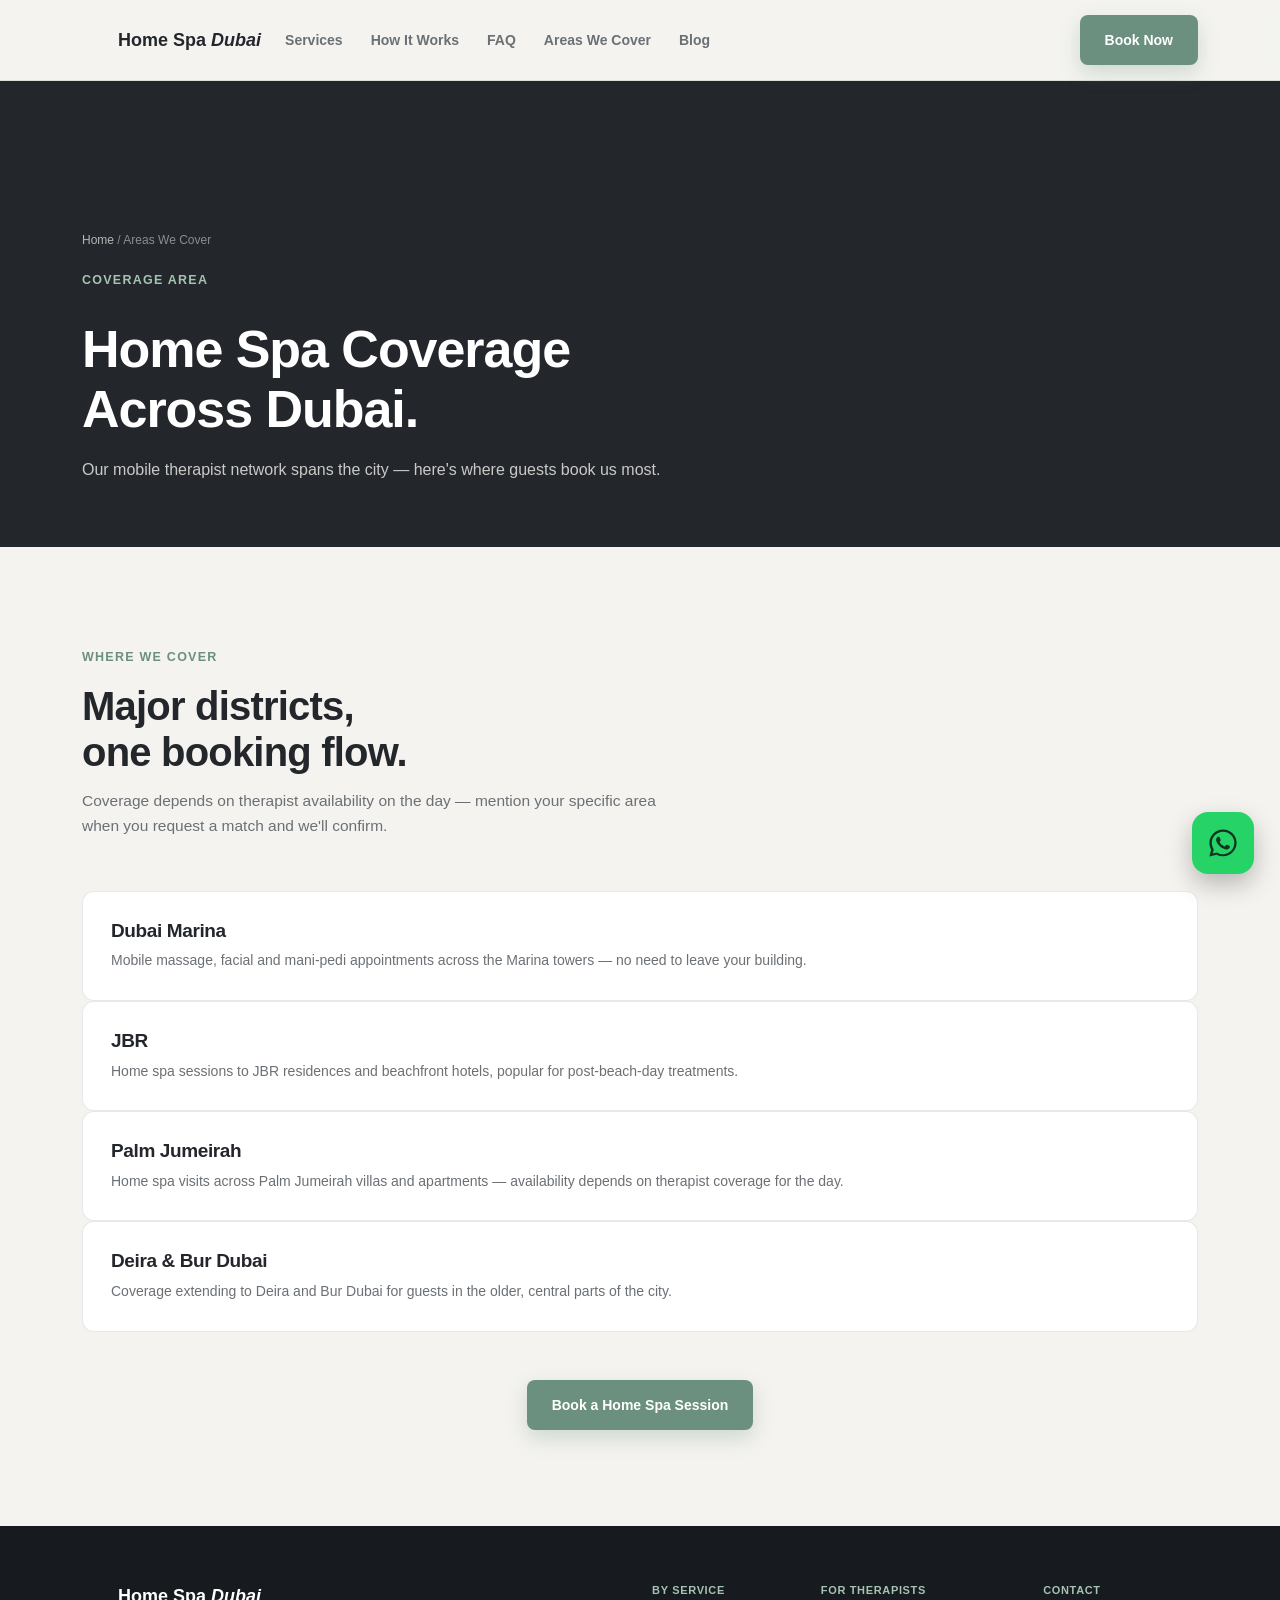
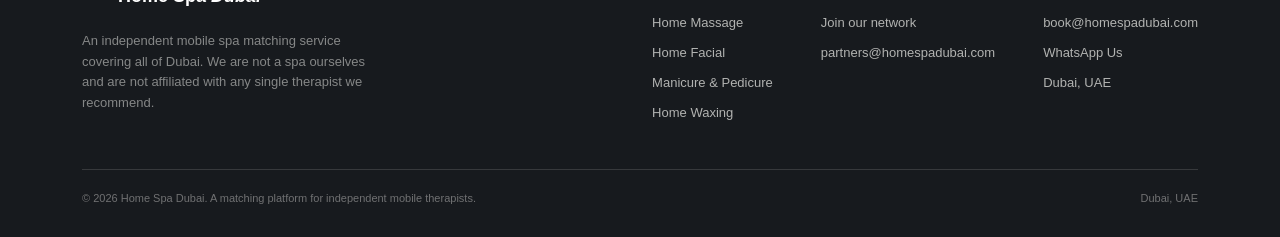
<file: areas-we-cover.html>
<!DOCTYPE html>
<html lang="en">
<head>
<meta charset="UTF-8">
<meta name="viewport" content="width=device-width, initial-scale=1.0">
<title>Areas We Cover in Dubai — Home Spa Coverage Map | Home Spa Dubai</title>
<meta name="description" content="Home Spa Dubai covers Dubai Marina, JBR, Palm Jumeirah, Deira and Bur Dubai. Book a mobile spa therapist to your door.">
<meta name="robots" content="index, follow, max-image-preview:large, max-snippet:-1, max-video-preview:-1">
<link rel="canonical" href="https://www.homespadubai.com/areas-we-cover.html">

<meta name="google-site-verification" content="REPLACE_WITH_YOUR_GSC_CODE">
<meta name="msvalidate.01" content="REPLACE_WITH_YOUR_BING_CODE">

<meta property="og:type" content="website">
<meta property="og:site_name" content="Home Spa Dubai">
<meta property="og:title" content="Areas We Cover in Dubai — Home Spa Coverage Map | Home Spa Dubai">
<meta property="og:description" content="Home Spa Dubai covers Dubai Marina, JBR, Palm Jumeirah, Deira and Bur Dubai. Book a mobile spa therapist to your door.">
<meta property="og:image" content="https://images.unsplash.com/photo-1552693673-1bf958298935?w=1200&q=80&auto=format&fit=crop">
<meta property="og:image:width" content="1200">
<meta property="og:image:height" content="800">
<meta property="og:url" content="https://www.homespadubai.com/areas-we-cover.html">
<meta property="og:locale" content="en_AE">

<meta name="twitter:card" content="summary_large_image">
<meta name="twitter:title" content="Areas We Cover in Dubai — Home Spa Coverage Map | Home Spa Dubai">
<meta name="twitter:description" content="Home Spa Dubai covers Dubai Marina, JBR, Palm Jumeirah, Deira and Bur Dubai. Book a mobile spa therapist to your door.">
<meta name="twitter:image" content="https://images.unsplash.com/photo-1552693673-1bf958298935?w=1200&q=80&auto=format&fit=crop">

<link rel="preconnect" href="https://fonts.googleapis.com">
<link rel="preconnect" href="https://fonts.gstatic.com" crossorigin>
<link rel="preconnect" href="https://images.unsplash.com">
<link href="https://fonts.googleapis.com/css2?family=Poppins:wght@500;600;700&family=Nunito+Sans:wght@400;500;600;700&display=swap" rel="stylesheet">

<script type="application/ld+json">
{
  "@context": "https://schema.org",
  "@type": "LocalBusiness",
  "name": "Home Spa Dubai",
  "description": "Independent mobile spa matching service covering Dubai Marina, JBR, Palm Jumeirah, Deira and Bur Dubai.",
  "url": "https://www.homespadubai.com/areas-we-cover.html",
  "areaServed": [
    {"@type": "Place", "name": "Dubai Marina"},
    {"@type": "Place", "name": "JBR"},
    {"@type": "Place", "name": "Palm Jumeirah"},
    {"@type": "Place", "name": "Deira"},
    {"@type": "Place", "name": "Bur Dubai"}
  ],
  "priceRange": "Free service"
}
</script>

<link rel="stylesheet" href="style.css">
</head>
<body>
<nav class="nav">
  <div class="nav-inner">
    <a href="index.html" class="brand">
      <svg class="brand-mark" viewBox="0 0 32 32" fill="none" xmlns="http://www.w3.org/2000/svg" aria-hidden="true">
        <path d="M16 4C10 10 6 15 6 20a10 10 0 0 0 20 0c0-5-4-10-10-16Z" stroke="var(--teal)" stroke-width="2.2" stroke-linejoin="round"/>
      </svg>
      <span class="brand-word">Home Spa <em>Dubai</em></span>
    </a>
    <div class="nav-links">
      <a href="index.html#services">Services</a>
      <a href="index.html#how">How It Works</a>
      <a href="index.html#faq">FAQ</a>
      <a href="areas-we-cover.html">Areas We Cover</a>
      <a href="blog.html">Blog</a>
    </div>
    <div class="nav-cta">
      <a class="btn btn-primary" href="index.html#book">Book Now</a>
      <button class="nav-burger" aria-label="Menu" aria-expanded="false">
        <svg viewBox="0 0 24 24" fill="none" stroke="currentColor" stroke-width="2" stroke-linecap="round">
          <line x1="3" y1="6" x2="21" y2="6"></line>
          <line x1="3" y1="12" x2="21" y2="12"></line>
          <line x1="3" y1="18" x2="21" y2="18"></line>
        </svg>
      </button>
    </div>
  </div>
  <div class="mobile-links">
    <a href="index.html#services">Services</a>
    <a href="index.html#how">How It Works</a>
    <a href="index.html#faq">FAQ</a>
    <a href="areas-we-cover.html">Areas We Cover</a>
    <a href="blog.html">Blog</a>
    <a href="index.html#book">Book Now</a>
  </div>
</nav>

<main id="main">
  <section class="page-hero">
    <div class="wrap">
      <div class="page-hero-crumb"><a href="index.html">Home</a> / Areas We Cover</div>
      <div class="eyebrow eyebrow-light">Coverage Area</div>
      <h1>Home Spa Coverage<br>Across Dubai.</h1>
      <p>Our mobile therapist network spans the city — here's where guests book us most.</p>
    </div>
  </section>

  <section>
    <div class="wrap">
      <div class="sec-head">
        <div class="eyebrow">Where We Cover</div>
        <h2>Major districts,<br>one booking flow.</h2>
        <p>Coverage depends on therapist availability on the day — mention your specific area when you request a match and we'll confirm.</p>
      </div>
      <div class="areas-grid">
        <div class="area-block">
          <h3>Dubai Marina</h3>
          <p>Mobile massage, facial and mani-pedi appointments across the Marina towers — no need to leave your building.</p>
        </div>
        <div class="area-block">
          <h3>JBR</h3>
          <p>Home spa sessions to JBR residences and beachfront hotels, popular for post-beach-day treatments.</p>
        </div>
        <div class="area-block">
          <h3>Palm Jumeirah</h3>
          <p>Home spa visits across Palm Jumeirah villas and apartments — availability depends on therapist coverage for the day.</p>
        </div>
        <div class="area-block">
          <h3>Deira & Bur Dubai</h3>
          <p>Coverage extending to Deira and Bur Dubai for guests in the older, central parts of the city.</p>
        </div>
      </div>
      <div style="text-align:center; margin-top:48px;">
        <a class="btn btn-primary" href="index.html#book">Book a Home Spa Session</a>
      </div>
    </div>
  </section>

</main>

<footer>
  <div class="wrap">
    <div class="footer-top">
      <div class="footer-brand">
        <a href="index.html" class="brand">
          <svg class="brand-mark" viewBox="0 0 32 32" fill="none" xmlns="http://www.w3.org/2000/svg" aria-hidden="true">
            <path d="M16 4C10 10 6 15 6 20a10 10 0 0 0 20 0c0-5-4-10-10-16Z" stroke="var(--teal)" stroke-width="2.2" stroke-linejoin="round"/>
          </svg>
          <span class="brand-word">Home Spa <em>Dubai</em></span>
        </a>
        <p>An independent mobile spa matching service covering all of Dubai. We are not a spa ourselves and are not affiliated with any single therapist we recommend.</p>
      </div>
      <div class="footer-cols">
        <div class="footer-col">
          <h4>By Service</h4>
          <a href="home-massage-dubai.html">Home Massage</a>
          <a href="home-facial-dubai.html">Home Facial</a>
          <a href="home-manicure-pedicure-dubai.html">Manicure &amp; Pedicure</a>
          <a href="home-waxing-dubai.html">Home Waxing</a>
        </div>
        <div class="footer-col">
          <h4>For Therapists</h4>
          <a href="mailto:partners@homespadubai.com">Join our network</a>
          <span>partners@homespadubai.com</span>
        </div>
        <div class="footer-col">
          <h4>Contact</h4>
          <a href="mailto:book@homespadubai.com">book@homespadubai.com</a>
          <a href="https://wa.me/9715ZZZZZZZZ" target="_blank" rel="noopener">WhatsApp Us</a>
          <span>Dubai, UAE</span>
        </div>
      </div>
    </div>
    <div class="footer-bottom">
      <span>© 2026 Home Spa Dubai. A matching platform for independent mobile therapists.</span>
      <span>Dubai, UAE</span>
    </div>
  </div>
</footer>

<a href="https://wa.me/9715ZZZZZZZZ?text=Hi%2C%20I%27d%20like%20to%20book%20a%20home%20spa%20session%20in%20Dubai" class="whatsapp-float" target="_blank" rel="noopener" aria-label="Chat on WhatsApp">
  <svg viewBox="0 0 32 32" width="34" height="34" fill="currentColor" aria-hidden="true"><path d="M16.004 3.2c-7.06 0-12.8 5.74-12.8 12.8 0 2.258.594 4.4 1.63 6.246L3.2 28.8l6.73-1.766a12.73 12.73 0 0 0 6.074 1.546h.006c7.06 0 12.8-5.74 12.8-12.8s-5.74-12.58-12.806-12.58Zm0 23.36a10.5 10.5 0 0 1-5.35-1.464l-.384-.228-3.994 1.048 1.066-3.894-.25-.4a10.53 10.53 0 0 1-1.612-5.622c0-5.834 4.746-10.58 10.586-10.58 2.828 0 5.486 1.102 7.486 3.104a10.51 10.51 0 0 1 3.098 7.484c0 5.834-4.746 10.552-10.646 10.552Zm5.802-7.906c-.318-.16-1.882-.928-2.174-1.034-.292-.108-.504-.16-.716.16-.212.318-.822 1.034-1.008 1.246-.186.212-.372.238-.69.08-.318-.16-1.344-.496-2.56-1.578-.946-.844-1.586-1.886-1.772-2.204-.186-.318-.02-.49.14-.65.144-.144.318-.372.478-.558.16-.186.212-.318.318-.53.106-.212.052-.398-.026-.558-.08-.16-.716-1.726-.982-2.364-.258-.622-.522-.538-.716-.548l-.61-.01c-.212 0-.558.08-.85.398-.292.318-1.114 1.088-1.114 2.652s1.14 3.076 1.298 3.288c.16.212 2.244 3.428 5.436 4.806.76.328 1.352.524 1.814.67.762.242 1.456.208 2.004.126.612-.092 1.882-.77 2.148-1.512.266-.742.266-1.378.186-1.512-.078-.134-.29-.212-.608-.372Z"/></svg>
</a>

<script src="script.js"></script>
</body>
</html>
</file>
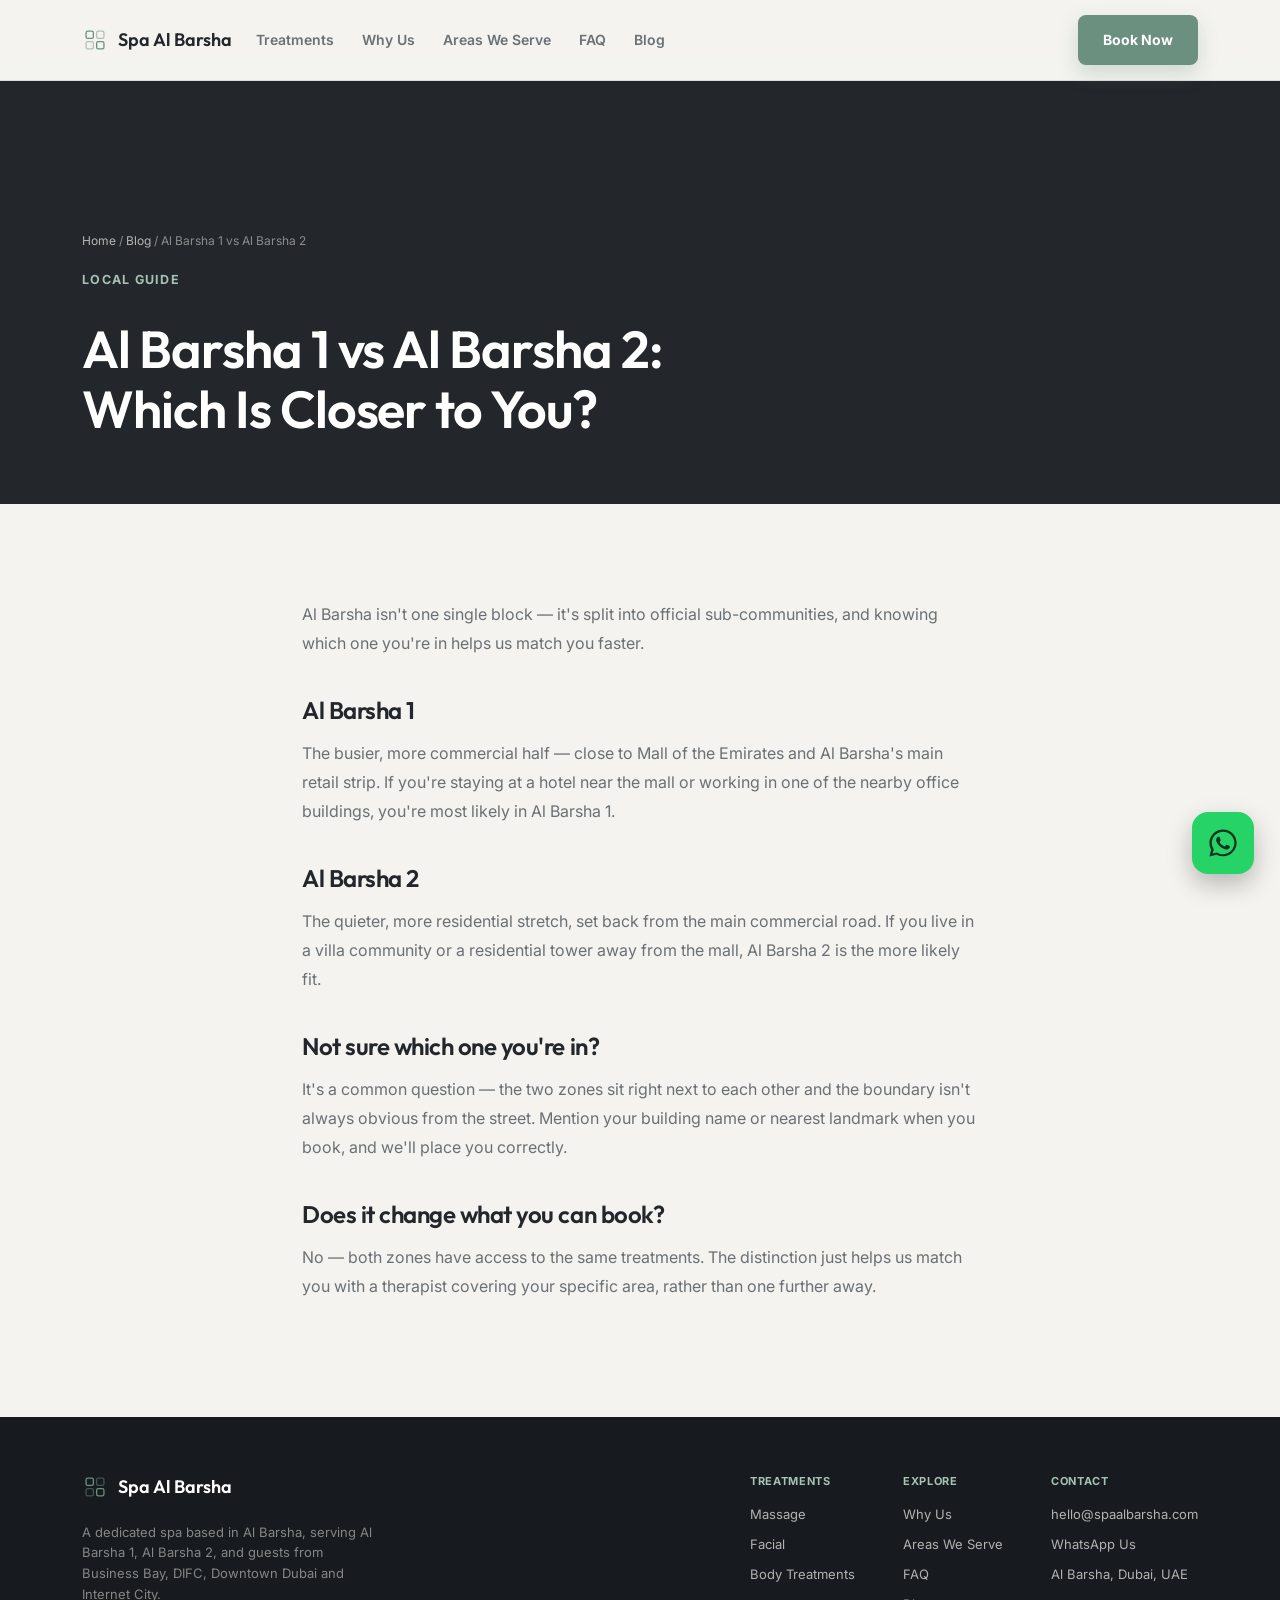
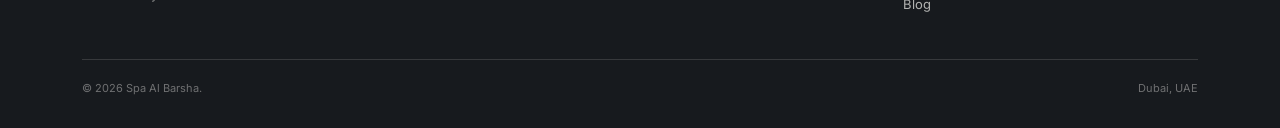
<file: blog-al-barsha-1-vs-2.html>
<!DOCTYPE html>
<html lang="en">
<head>
<meta charset="UTF-8">
<meta name="viewport" content="width=device-width, initial-scale=1.0">
<title>Al Barsha 1 vs Al Barsha 2: Which Is Closer to You? | Spa Al Barsha</title>
<meta name="description" content="A practical breakdown of Al Barsha's two zones, so you know which to mention when you book a treatment.">
<meta name="robots" content="index, follow, max-image-preview:large, max-snippet:-1, max-video-preview:-1">
<link rel="canonical" href="https://www.spaalbarsha.com/blog-al-barsha-1-vs-2.html">

<meta name="google-site-verification" content="REPLACE_WITH_YOUR_GSC_CODE">
<meta name="msvalidate.01" content="REPLACE_WITH_YOUR_BING_CODE">

<meta property="og:type" content="article">
<meta property="og:site_name" content="Spa Al Barsha">
<meta property="og:title" content="Al Barsha 1 vs Al Barsha 2: Which Is Closer to You? | Spa Al Barsha">
<meta property="og:description" content="A practical breakdown of Al Barsha's two zones, so you know which to mention when you book a treatment.">
<meta property="og:image" content="https://images.unsplash.com/photo-1758448721205-8465cebc26af?w=1200&q=80&auto=format&fit=crop">
<meta property="og:image:width" content="1200">
<meta property="og:image:height" content="800">
<meta property="og:url" content="https://www.spaalbarsha.com/blog-al-barsha-1-vs-2.html">
<meta property="og:locale" content="en_AE">
<meta property="article:published_time" content="2026-07-10T09:00:00+04:00">
<meta property="article:modified_time" content="2026-08-16T12:00:00+04:00">
<meta name="twitter:card" content="summary_large_image">
<meta name="twitter:title" content="Al Barsha 1 vs Al Barsha 2: Which Is Closer to You? | Spa Al Barsha">
<meta name="twitter:description" content="A practical breakdown of Al Barsha's two zones, so you know which to mention when you book a treatment.">
<meta name="twitter:image" content="https://images.unsplash.com/photo-1758448721205-8465cebc26af?w=1200&q=80&auto=format&fit=crop">

<link rel="preconnect" href="https://fonts.googleapis.com">
<link rel="preconnect" href="https://fonts.gstatic.com" crossorigin>
<link rel="preconnect" href="https://images.unsplash.com">
<link href="https://fonts.googleapis.com/css2?family=Outfit:wght@500;600;700&family=Inter:wght@400;500;600;700&display=swap" rel="stylesheet">

<script type="application/ld+json">
{
  "@context": "https://schema.org",
  "@type": "Article",
  "headline": "Al Barsha 1 vs Al Barsha 2: Which Is Closer to You?",
  "description": "A practical breakdown of Al Barsha's two zones, so you know which to mention when you book.",
  "image": "https://images.unsplash.com/photo-1758448721205-8465cebc26af?w=1200&q=80&auto=format&fit=crop",
  "author": {"@type": "Organization", "name": "Spa Al Barsha"},
  "publisher": {"@type": "Organization", "name": "Spa Al Barsha"},
  "datePublished": "2026-07-10",
  "dateModified": "2026-08-16",
  "mainEntityOfPage": "https://www.spaalbarsha.com/blog-al-barsha-1-vs-2.html"
}
</script>

<link rel="stylesheet" href="style.css">
</head>
<body>
<nav class="nav">
  <div class="nav-inner">
    <a href="index.html" class="brand">
      <svg class="brand-mark" viewBox="0 0 32 32" fill="none" xmlns="http://www.w3.org/2000/svg" aria-hidden="true">
        <rect x="5" y="5" width="9" height="9" rx="2" stroke="currentColor" stroke-width="1.6"/>
        <rect x="18" y="5" width="9" height="9" rx="2" stroke="currentColor" stroke-width="1.6" opacity="0.5"/>
        <rect x="5" y="18" width="9" height="9" rx="2" stroke="currentColor" stroke-width="1.6" opacity="0.5"/>
        <rect x="18" y="18" width="9" height="9" rx="2" stroke="currentColor" stroke-width="1.6"/>
      </svg>
      <span class="brand-word">Spa Al Barsha</span>
    </a>
    <div class="nav-links">
      <a href="index.html#treatments">Treatments</a>
      <a href="index.html#why">Why Us</a>
      <a href="index.html#areas">Areas We Serve</a>
      <a href="index.html#faq">FAQ</a>
      <a href="blog.html">Blog</a>
    </div>
    <div class="nav-cta">
      <a class="btn btn-primary" href="index.html#book">Book Now</a>
      <button class="nav-burger" aria-label="Menu" aria-expanded="false">
        <svg viewBox="0 0 24 24" fill="none" stroke="currentColor" stroke-width="2" stroke-linecap="round">
          <line x1="3" y1="6" x2="21" y2="6"></line>
          <line x1="3" y1="12" x2="21" y2="12"></line>
          <line x1="3" y1="18" x2="21" y2="18"></line>
        </svg>
      </button>
    </div>
  </div>
  <div class="mobile-links">
    <a href="index.html#treatments">Treatments</a>
    <a href="index.html#why">Why Us</a>
    <a href="index.html#areas">Areas We Serve</a>
    <a href="index.html#faq">FAQ</a>
    <a href="blog.html">Blog</a>
    <a href="index.html#book">Book Now</a>
  </div>
</nav>

<main id="main">
  <section class="page-hero">
    <div class="wrap">
      <div class="page-hero-crumb"><a href="index.html">Home</a> / <a href="blog.html">Blog</a> / Al Barsha 1 vs Al Barsha 2</div>
      <div class="eyebrow eyebrow-light">Local Guide</div>
      <h1>Al Barsha 1 vs Al Barsha 2:<br>Which Is Closer to You?</h1>
    </div>
  </section>

  <section>
    <div class="wrap prose">
      <p>Al Barsha isn't one single block — it's split into official sub-communities, and knowing which one you're in helps us match you faster.</p>

      <h2>Al Barsha 1</h2>
      <p>The busier, more commercial half — close to Mall of the Emirates and Al Barsha's main retail strip. If you're staying at a hotel near the mall or working in one of the nearby office buildings, you're most likely in Al Barsha 1.</p>

      <h2>Al Barsha 2</h2>
      <p>The quieter, more residential stretch, set back from the main commercial road. If you live in a villa community or a residential tower away from the mall, Al Barsha 2 is the more likely fit.</p>

      <h2>Not sure which one you're in?</h2>
      <p>It's a common question — the two zones sit right next to each other and the boundary isn't always obvious from the street. Mention your building name or nearest landmark when you book, and we'll place you correctly.</p>

      <h2>Does it change what you can book?</h2>
      <p>No — both zones have access to the same treatments. The distinction just helps us match you with a therapist covering your specific area, rather than one further away.</p>
    </div>
  </section>

</main>

<footer>
  <div class="wrap">
    <div class="footer-top">
      <div class="footer-brand">
        <a href="index.html" class="brand">
          <svg class="brand-mark" viewBox="0 0 32 32" fill="none" xmlns="http://www.w3.org/2000/svg" aria-hidden="true">
            <rect x="5" y="5" width="9" height="9" rx="2" stroke="currentColor" stroke-width="1.6"/>
            <rect x="18" y="5" width="9" height="9" rx="2" stroke="currentColor" stroke-width="1.6" opacity="0.5"/>
            <rect x="5" y="18" width="9" height="9" rx="2" stroke="currentColor" stroke-width="1.6" opacity="0.5"/>
            <rect x="18" y="18" width="9" height="9" rx="2" stroke="currentColor" stroke-width="1.6"/>
          </svg>
          <span class="brand-word">Spa Al Barsha</span>
        </a>
        <p>A dedicated spa based in Al Barsha, serving Al Barsha 1, Al Barsha 2, and guests from Business Bay, DIFC, Downtown Dubai and Internet City.</p>
      </div>
      <div class="footer-cols">
        <div class="footer-col">
          <h4>Treatments</h4>
          <a href="massage-al-barsha.html">Massage</a>
          <a href="facial-al-barsha.html">Facial</a>
          <a href="body-treatments-al-barsha.html">Body Treatments</a>
        </div>
        <div class="footer-col">
          <h4>Explore</h4>
          <a href="index.html#why">Why Us</a>
          <a href="index.html#areas">Areas We Serve</a>
          <a href="index.html#faq">FAQ</a>
          <a href="blog.html">Blog</a>
        </div>
        <div class="footer-col">
          <h4>Contact</h4>
          <a href="mailto:hello@spaalbarsha.com">hello@spaalbarsha.com</a>
          <a href="https://wa.me/9715RRRRRRRR" target="_blank" rel="noopener">WhatsApp Us</a>
          <span>Al Barsha, Dubai, UAE</span>
        </div>
      </div>
    </div>
    <div class="footer-bottom">
      <span>© 2026 Spa Al Barsha.</span>
      <span>Dubai, UAE</span>
    </div>
  </div>
</footer>

<a href="https://wa.me/9715RRRRRRRR?text=Hi%2C%20I%27d%20like%20to%20book%20a%20treatment%20at%20Spa%20Al%20Barsha" class="whatsapp-float" target="_blank" rel="noopener" aria-label="Chat with Spa Al Barsha on WhatsApp">
  <svg viewBox="0 0 32 32" width="34" height="34" fill="currentColor" aria-hidden="true"><path d="M16.004 3.2c-7.06 0-12.8 5.74-12.8 12.8 0 2.258.594 4.4 1.63 6.246L3.2 28.8l6.73-1.766a12.73 12.73 0 0 0 6.074 1.546h.006c7.06 0 12.8-5.74 12.8-12.8s-5.74-12.58-12.806-12.58Zm0 23.36a10.5 10.5 0 0 1-5.35-1.464l-.384-.228-3.994 1.048 1.066-3.894-.25-.4a10.53 10.53 0 0 1-1.612-5.622c0-5.834 4.746-10.58 10.586-10.58 2.828 0 5.486 1.102 7.486 3.104a10.51 10.51 0 0 1 3.098 7.484c0 5.834-4.746 10.552-10.646 10.552Zm5.802-7.906c-.318-.16-1.882-.928-2.174-1.034-.292-.108-.504-.16-.716.16-.212.318-.822 1.034-1.008 1.246-.186.212-.372.238-.69.08-.318-.16-1.344-.496-2.56-1.578-.946-.844-1.586-1.886-1.772-2.204-.186-.318-.02-.49.14-.65.144-.144.318-.372.478-.558.16-.186.212-.318.318-.53.106-.212.052-.398-.026-.558-.08-.16-.716-1.726-.982-2.364-.258-.622-.522-.538-.716-.548l-.61-.01c-.212 0-.558.08-.85.398-.292.318-1.114 1.088-1.114 2.652s1.14 3.076 1.298 3.288c.16.212 2.244 3.428 5.436 4.806.76.328 1.352.524 1.814.67.762.242 1.456.208 2.004.126.612-.092 1.882-.77 2.148-1.512.266-.742.266-1.378.186-1.512-.078-.134-.29-.212-.608-.372Z"/></svg>
</a>

<script src="script.js"></script>
</body>
</html>
</file>
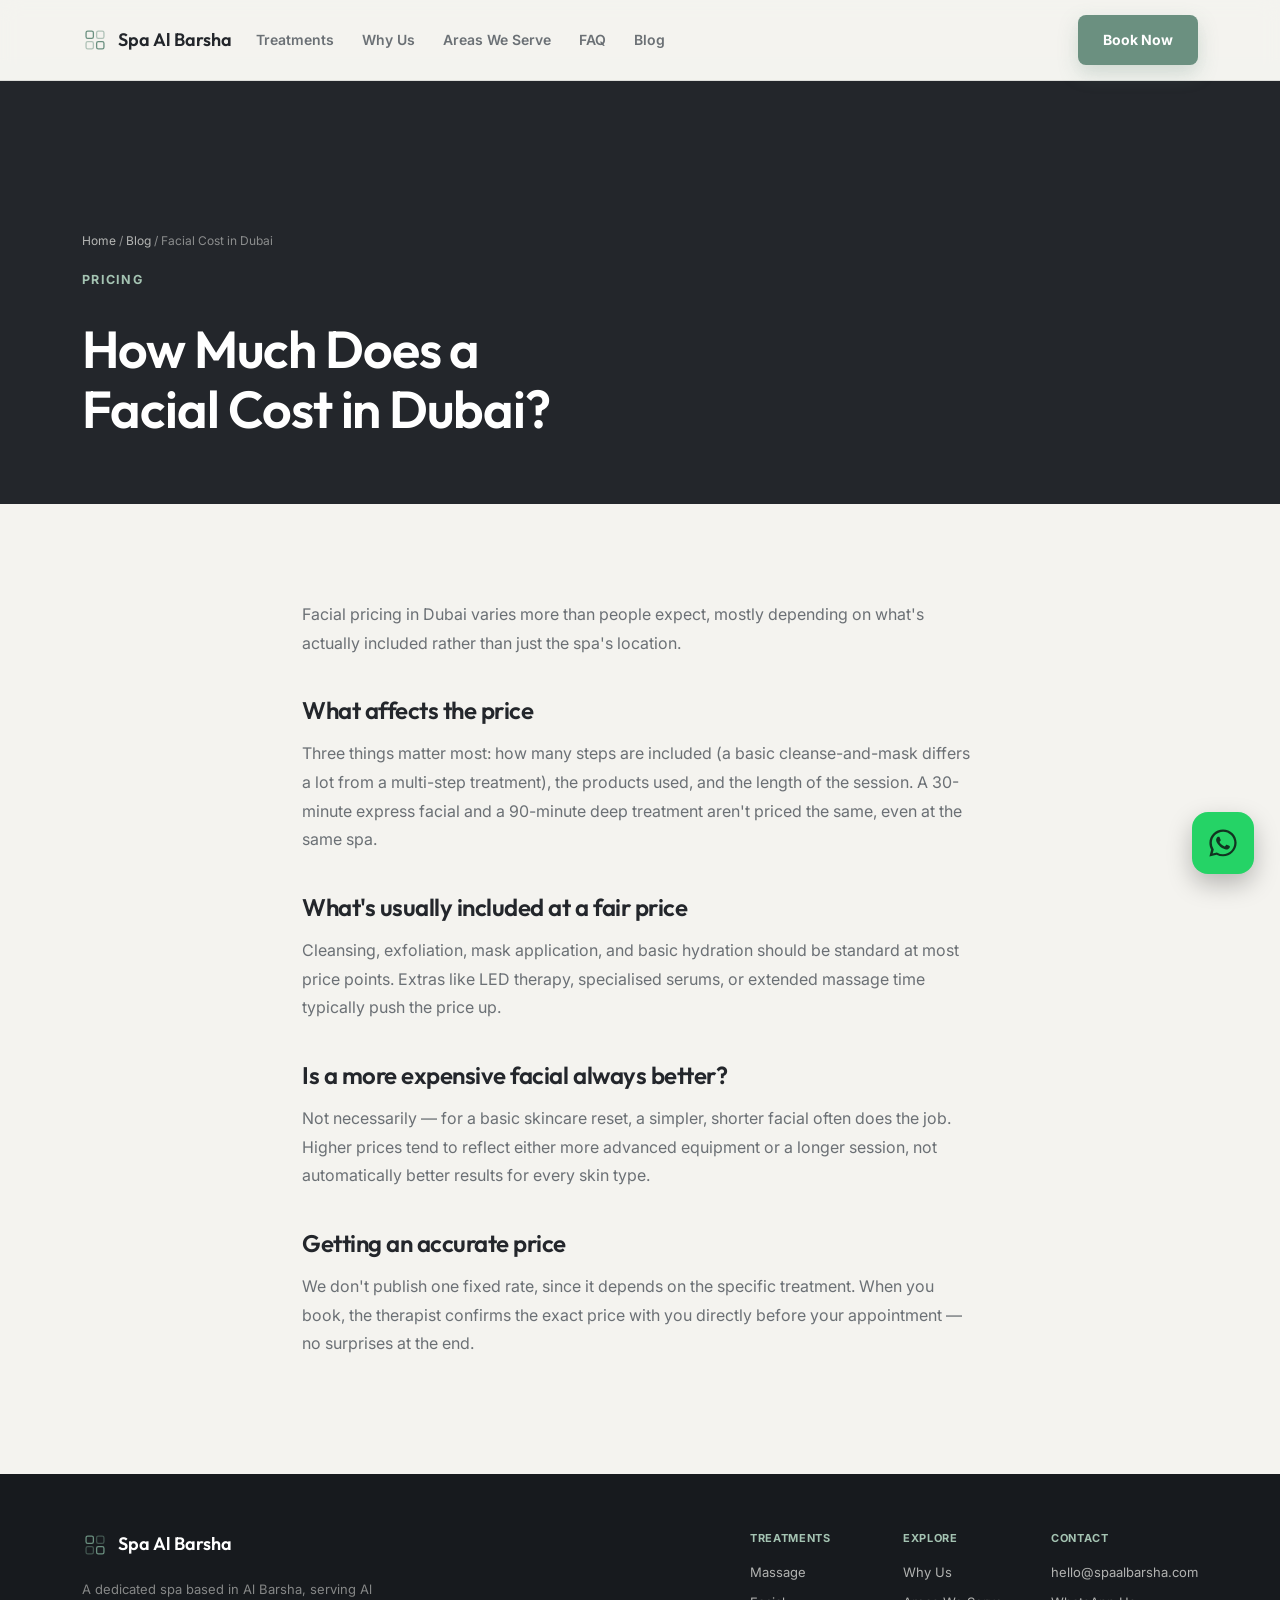
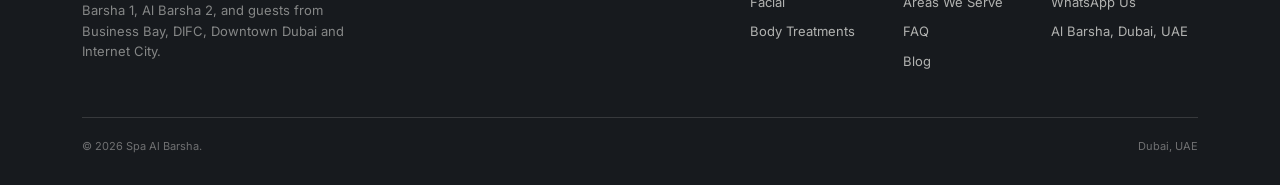
<file: blog-facial-cost-dubai.html>
<!DOCTYPE html>
<html lang="en">
<head>
<meta charset="UTF-8">
<meta name="viewport" content="width=device-width, initial-scale=1.0">
<title>How Much Does a Facial Cost in Dubai? | Spa Al Barsha</title>
<meta name="description" content="A realistic guide to facial pricing across Dubai, and what factors actually affect the cost.">
<meta name="robots" content="index, follow, max-image-preview:large, max-snippet:-1, max-video-preview:-1">
<link rel="canonical" href="https://www.spaalbarsha.com/blog-facial-cost-dubai.html">

<meta name="google-site-verification" content="REPLACE_WITH_YOUR_GSC_CODE">
<meta name="msvalidate.01" content="REPLACE_WITH_YOUR_BING_CODE">

<meta property="og:type" content="article">
<meta property="og:site_name" content="Spa Al Barsha">
<meta property="og:title" content="How Much Does a Facial Cost in Dubai? | Spa Al Barsha">
<meta property="og:description" content="A realistic guide to facial pricing across Dubai, and what factors actually affect the cost.">
<meta property="og:image" content="https://images.unsplash.com/photo-1758448721205-8465cebc26af?w=1200&q=80&auto=format&fit=crop">
<meta property="og:image:width" content="1200">
<meta property="og:image:height" content="800">
<meta property="og:url" content="https://www.spaalbarsha.com/blog-facial-cost-dubai.html">
<meta property="og:locale" content="en_AE">
<meta property="article:published_time" content="2026-07-24T09:00:00+04:00">
<meta property="article:modified_time" content="2026-08-16T12:00:00+04:00">
<meta name="twitter:card" content="summary_large_image">
<meta name="twitter:title" content="How Much Does a Facial Cost in Dubai? | Spa Al Barsha">
<meta name="twitter:description" content="A realistic guide to facial pricing across Dubai, and what factors actually affect the cost.">
<meta name="twitter:image" content="https://images.unsplash.com/photo-1758448721205-8465cebc26af?w=1200&q=80&auto=format&fit=crop">

<link rel="preconnect" href="https://fonts.googleapis.com">
<link rel="preconnect" href="https://fonts.gstatic.com" crossorigin>
<link rel="preconnect" href="https://images.unsplash.com">
<link href="https://fonts.googleapis.com/css2?family=Outfit:wght@500;600;700&family=Inter:wght@400;500;600;700&display=swap" rel="stylesheet">

<script type="application/ld+json">
{
  "@context": "https://schema.org",
  "@type": "Article",
  "headline": "How Much Does a Facial Cost in Dubai?",
  "description": "A realistic guide to facial pricing across Dubai, and what changes the price.",
  "image": "https://images.unsplash.com/photo-1758448721205-8465cebc26af?w=1200&q=80&auto=format&fit=crop",
  "author": {"@type": "Organization", "name": "Spa Al Barsha"},
  "publisher": {"@type": "Organization", "name": "Spa Al Barsha"},
  "datePublished": "2026-07-24",
  "dateModified": "2026-08-16",
  "mainEntityOfPage": "https://www.spaalbarsha.com/blog-facial-cost-dubai.html"
}
</script>

<link rel="stylesheet" href="style.css">
</head>
<body>
<nav class="nav">
  <div class="nav-inner">
    <a href="index.html" class="brand">
      <svg class="brand-mark" viewBox="0 0 32 32" fill="none" xmlns="http://www.w3.org/2000/svg" aria-hidden="true">
        <rect x="5" y="5" width="9" height="9" rx="2" stroke="currentColor" stroke-width="1.6"/>
        <rect x="18" y="5" width="9" height="9" rx="2" stroke="currentColor" stroke-width="1.6" opacity="0.5"/>
        <rect x="5" y="18" width="9" height="9" rx="2" stroke="currentColor" stroke-width="1.6" opacity="0.5"/>
        <rect x="18" y="18" width="9" height="9" rx="2" stroke="currentColor" stroke-width="1.6"/>
      </svg>
      <span class="brand-word">Spa Al Barsha</span>
    </a>
    <div class="nav-links">
      <a href="index.html#treatments">Treatments</a>
      <a href="index.html#why">Why Us</a>
      <a href="index.html#areas">Areas We Serve</a>
      <a href="index.html#faq">FAQ</a>
      <a href="blog.html">Blog</a>
    </div>
    <div class="nav-cta">
      <a class="btn btn-primary" href="index.html#book">Book Now</a>
      <button class="nav-burger" aria-label="Menu" aria-expanded="false">
        <svg viewBox="0 0 24 24" fill="none" stroke="currentColor" stroke-width="2" stroke-linecap="round">
          <line x1="3" y1="6" x2="21" y2="6"></line>
          <line x1="3" y1="12" x2="21" y2="12"></line>
          <line x1="3" y1="18" x2="21" y2="18"></line>
        </svg>
      </button>
    </div>
  </div>
  <div class="mobile-links">
    <a href="index.html#treatments">Treatments</a>
    <a href="index.html#why">Why Us</a>
    <a href="index.html#areas">Areas We Serve</a>
    <a href="index.html#faq">FAQ</a>
    <a href="blog.html">Blog</a>
    <a href="index.html#book">Book Now</a>
  </div>
</nav>

<main id="main">
  <section class="page-hero">
    <div class="wrap">
      <div class="page-hero-crumb"><a href="index.html">Home</a> / <a href="blog.html">Blog</a> / Facial Cost in Dubai</div>
      <div class="eyebrow eyebrow-light">Pricing</div>
      <h1>How Much Does a<br>Facial Cost in Dubai?</h1>
    </div>
  </section>

  <section>
    <div class="wrap prose">
      <p>Facial pricing in Dubai varies more than people expect, mostly depending on what's actually included rather than just the spa's location.</p>

      <h2>What affects the price</h2>
      <p>Three things matter most: how many steps are included (a basic cleanse-and-mask differs a lot from a multi-step treatment), the products used, and the length of the session. A 30-minute express facial and a 90-minute deep treatment aren't priced the same, even at the same spa.</p>

      <h2>What's usually included at a fair price</h2>
      <p>Cleansing, exfoliation, mask application, and basic hydration should be standard at most price points. Extras like LED therapy, specialised serums, or extended massage time typically push the price up.</p>

      <h2>Is a more expensive facial always better?</h2>
      <p>Not necessarily — for a basic skincare reset, a simpler, shorter facial often does the job. Higher prices tend to reflect either more advanced equipment or a longer session, not automatically better results for every skin type.</p>

      <h2>Getting an accurate price</h2>
      <p>We don't publish one fixed rate, since it depends on the specific treatment. When you book, the therapist confirms the exact price with you directly before your appointment — no surprises at the end.</p>
    </div>
  </section>

</main>

<footer>
  <div class="wrap">
    <div class="footer-top">
      <div class="footer-brand">
        <a href="index.html" class="brand">
          <svg class="brand-mark" viewBox="0 0 32 32" fill="none" xmlns="http://www.w3.org/2000/svg" aria-hidden="true">
            <rect x="5" y="5" width="9" height="9" rx="2" stroke="currentColor" stroke-width="1.6"/>
            <rect x="18" y="5" width="9" height="9" rx="2" stroke="currentColor" stroke-width="1.6" opacity="0.5"/>
            <rect x="5" y="18" width="9" height="9" rx="2" stroke="currentColor" stroke-width="1.6" opacity="0.5"/>
            <rect x="18" y="18" width="9" height="9" rx="2" stroke="currentColor" stroke-width="1.6"/>
          </svg>
          <span class="brand-word">Spa Al Barsha</span>
        </a>
        <p>A dedicated spa based in Al Barsha, serving Al Barsha 1, Al Barsha 2, and guests from Business Bay, DIFC, Downtown Dubai and Internet City.</p>
      </div>
      <div class="footer-cols">
        <div class="footer-col">
          <h4>Treatments</h4>
          <a href="massage-al-barsha.html">Massage</a>
          <a href="facial-al-barsha.html">Facial</a>
          <a href="body-treatments-al-barsha.html">Body Treatments</a>
        </div>
        <div class="footer-col">
          <h4>Explore</h4>
          <a href="index.html#why">Why Us</a>
          <a href="index.html#areas">Areas We Serve</a>
          <a href="index.html#faq">FAQ</a>
          <a href="blog.html">Blog</a>
        </div>
        <div class="footer-col">
          <h4>Contact</h4>
          <a href="mailto:hello@spaalbarsha.com">hello@spaalbarsha.com</a>
          <a href="https://wa.me/9715RRRRRRRR" target="_blank" rel="noopener">WhatsApp Us</a>
          <span>Al Barsha, Dubai, UAE</span>
        </div>
      </div>
    </div>
    <div class="footer-bottom">
      <span>© 2026 Spa Al Barsha.</span>
      <span>Dubai, UAE</span>
    </div>
  </div>
</footer>

<a href="https://wa.me/9715RRRRRRRR?text=Hi%2C%20I%27d%20like%20to%20book%20a%20treatment%20at%20Spa%20Al%20Barsha" class="whatsapp-float" target="_blank" rel="noopener" aria-label="Chat with Spa Al Barsha on WhatsApp">
  <svg viewBox="0 0 32 32" width="34" height="34" fill="currentColor" aria-hidden="true"><path d="M16.004 3.2c-7.06 0-12.8 5.74-12.8 12.8 0 2.258.594 4.4 1.63 6.246L3.2 28.8l6.73-1.766a12.73 12.73 0 0 0 6.074 1.546h.006c7.06 0 12.8-5.74 12.8-12.8s-5.74-12.58-12.806-12.58Zm0 23.36a10.5 10.5 0 0 1-5.35-1.464l-.384-.228-3.994 1.048 1.066-3.894-.25-.4a10.53 10.53 0 0 1-1.612-5.622c0-5.834 4.746-10.58 10.586-10.58 2.828 0 5.486 1.102 7.486 3.104a10.51 10.51 0 0 1 3.098 7.484c0 5.834-4.746 10.552-10.646 10.552Zm5.802-7.906c-.318-.16-1.882-.928-2.174-1.034-.292-.108-.504-.16-.716.16-.212.318-.822 1.034-1.008 1.246-.186.212-.372.238-.69.08-.318-.16-1.344-.496-2.56-1.578-.946-.844-1.586-1.886-1.772-2.204-.186-.318-.02-.49.14-.65.144-.144.318-.372.478-.558.16-.186.212-.318.318-.53.106-.212.052-.398-.026-.558-.08-.16-.716-1.726-.982-2.364-.258-.622-.522-.538-.716-.548l-.61-.01c-.212 0-.558.08-.85.398-.292.318-1.114 1.088-1.114 2.652s1.14 3.076 1.298 3.288c.16.212 2.244 3.428 5.436 4.806.76.328 1.352.524 1.814.67.762.242 1.456.208 2.004.126.612-.092 1.882-.77 2.148-1.512.266-.742.266-1.378.186-1.512-.078-.134-.29-.212-.608-.372Z"/></svg>
</a>

<script src="script.js"></script>
</body>
</html>
</file>
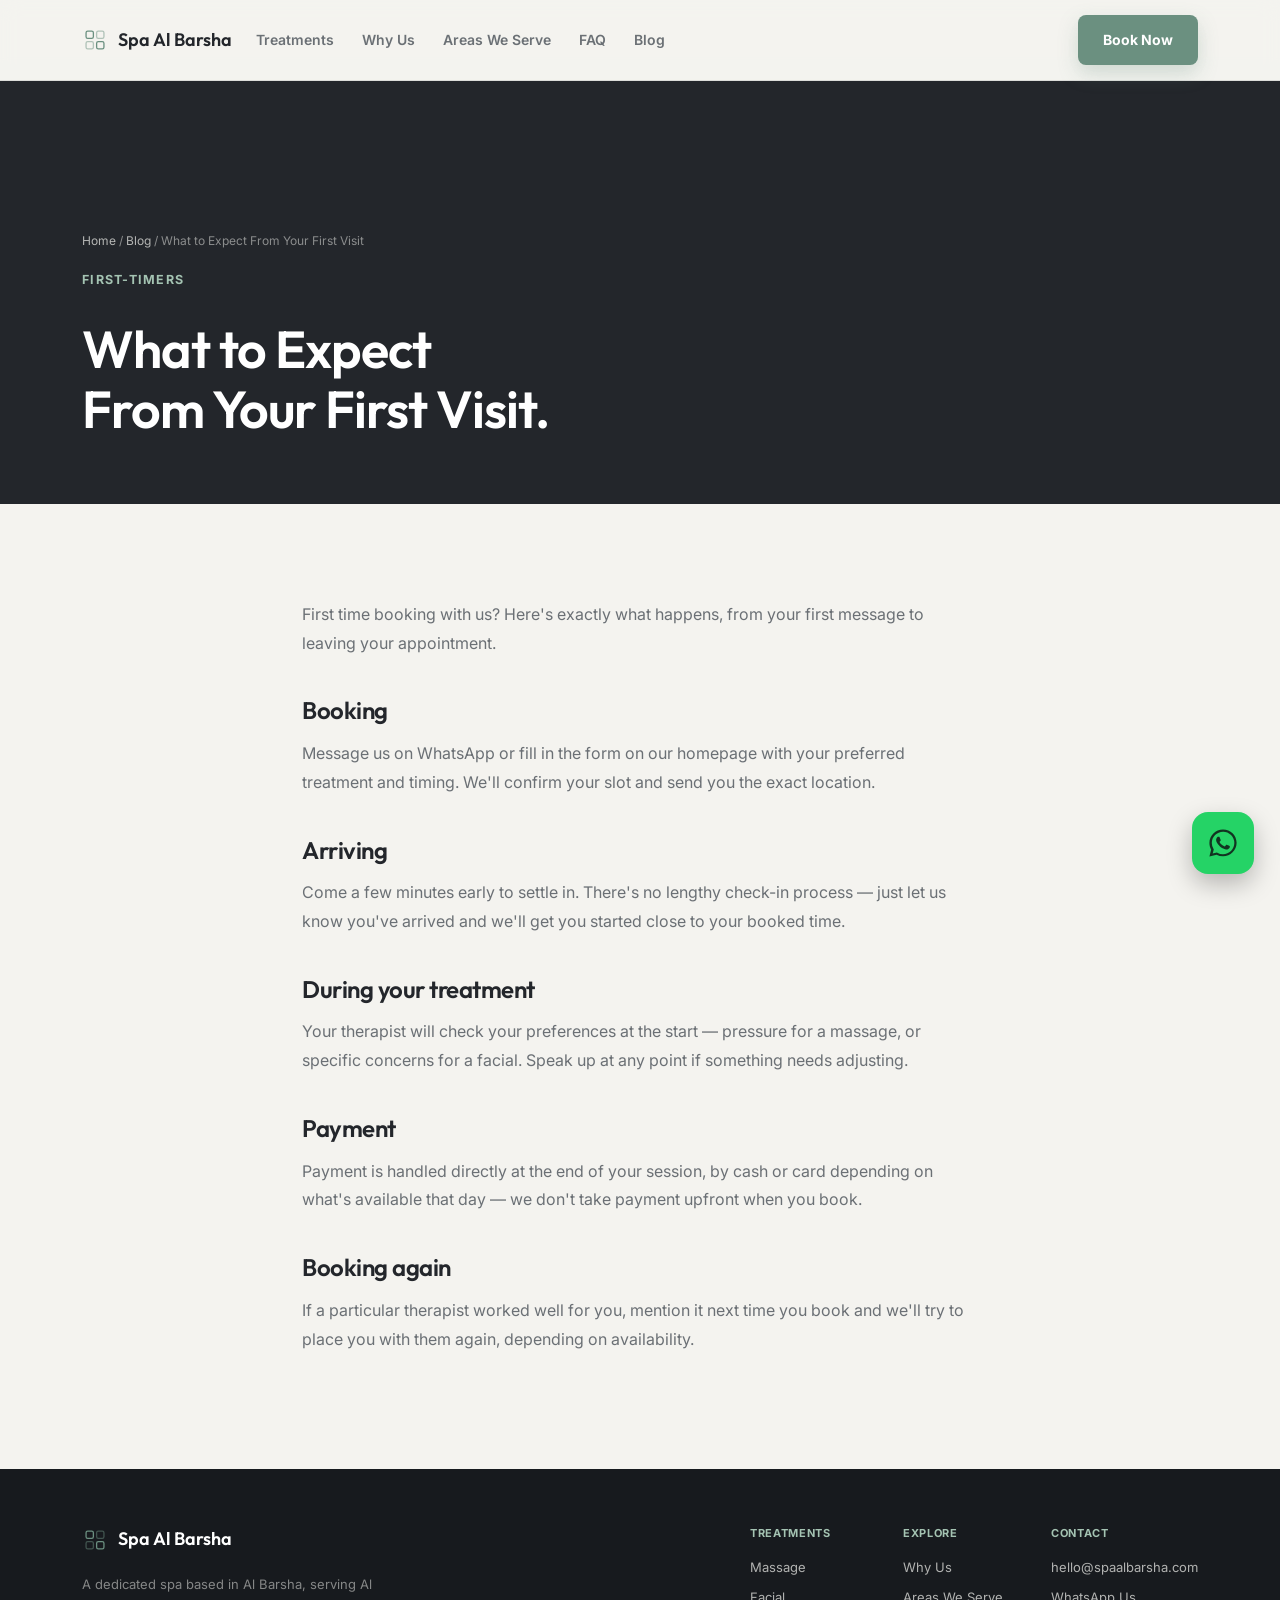
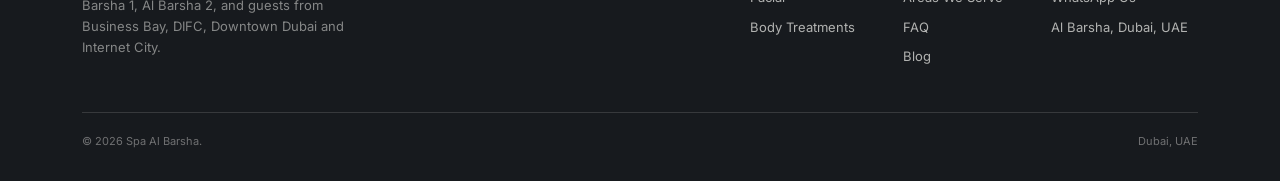
<file: blog-first-spa-visit-guide.html>
<!DOCTYPE html>
<html lang="en">
<head>
<meta charset="UTF-8">
<meta name="viewport" content="width=device-width, initial-scale=1.0">
<title>What to Expect From Your First Visit | Spa Al Barsha</title>
<meta name="description" content="How booking works, what to bring, and how a typical appointment runs at Spa Al Barsha.">
<meta name="robots" content="index, follow, max-image-preview:large, max-snippet:-1, max-video-preview:-1">
<link rel="canonical" href="https://www.spaalbarsha.com/blog-first-spa-visit-guide.html">

<meta name="google-site-verification" content="REPLACE_WITH_YOUR_GSC_CODE">
<meta name="msvalidate.01" content="REPLACE_WITH_YOUR_BING_CODE">

<meta property="og:type" content="article">
<meta property="og:site_name" content="Spa Al Barsha">
<meta property="og:title" content="What to Expect From Your First Visit | Spa Al Barsha">
<meta property="og:description" content="How booking works, what to bring, and how a typical appointment runs at Spa Al Barsha.">
<meta property="og:image" content="https://images.unsplash.com/photo-1758448721205-8465cebc26af?w=1200&q=80&auto=format&fit=crop">
<meta property="og:image:width" content="1200">
<meta property="og:image:height" content="800">
<meta property="og:url" content="https://www.spaalbarsha.com/blog-first-spa-visit-guide.html">
<meta property="og:locale" content="en_AE">
<meta property="article:published_time" content="2026-08-05T09:00:00+04:00">
<meta property="article:modified_time" content="2026-08-16T12:00:00+04:00">
<meta name="twitter:card" content="summary_large_image">
<meta name="twitter:title" content="What to Expect From Your First Visit | Spa Al Barsha">
<meta name="twitter:description" content="How booking works, what to bring, and how a typical appointment runs at Spa Al Barsha.">
<meta name="twitter:image" content="https://images.unsplash.com/photo-1758448721205-8465cebc26af?w=1200&q=80&auto=format&fit=crop">

<link rel="preconnect" href="https://fonts.googleapis.com">
<link rel="preconnect" href="https://fonts.gstatic.com" crossorigin>
<link rel="preconnect" href="https://images.unsplash.com">
<link href="https://fonts.googleapis.com/css2?family=Outfit:wght@500;600;700&family=Inter:wght@400;500;600;700&display=swap" rel="stylesheet">

<script type="application/ld+json">
{
  "@context": "https://schema.org",
  "@type": "Article",
  "headline": "What to Expect From Your First Visit",
  "description": "How booking works, what to bring, and how a typical appointment runs at Spa Al Barsha.",
  "image": "https://images.unsplash.com/photo-1758448721205-8465cebc26af?w=1200&q=80&auto=format&fit=crop",
  "author": {"@type": "Organization", "name": "Spa Al Barsha"},
  "publisher": {"@type": "Organization", "name": "Spa Al Barsha"},
  "datePublished": "2026-08-05",
  "dateModified": "2026-08-16",
  "mainEntityOfPage": "https://www.spaalbarsha.com/blog-first-spa-visit-guide.html"
}
</script>

<link rel="stylesheet" href="style.css">
</head>
<body>
<nav class="nav">
  <div class="nav-inner">
    <a href="index.html" class="brand">
      <svg class="brand-mark" viewBox="0 0 32 32" fill="none" xmlns="http://www.w3.org/2000/svg" aria-hidden="true">
        <rect x="5" y="5" width="9" height="9" rx="2" stroke="currentColor" stroke-width="1.6"/>
        <rect x="18" y="5" width="9" height="9" rx="2" stroke="currentColor" stroke-width="1.6" opacity="0.5"/>
        <rect x="5" y="18" width="9" height="9" rx="2" stroke="currentColor" stroke-width="1.6" opacity="0.5"/>
        <rect x="18" y="18" width="9" height="9" rx="2" stroke="currentColor" stroke-width="1.6"/>
      </svg>
      <span class="brand-word">Spa Al Barsha</span>
    </a>
    <div class="nav-links">
      <a href="index.html#treatments">Treatments</a>
      <a href="index.html#why">Why Us</a>
      <a href="index.html#areas">Areas We Serve</a>
      <a href="index.html#faq">FAQ</a>
      <a href="blog.html">Blog</a>
    </div>
    <div class="nav-cta">
      <a class="btn btn-primary" href="index.html#book">Book Now</a>
      <button class="nav-burger" aria-label="Menu" aria-expanded="false">
        <svg viewBox="0 0 24 24" fill="none" stroke="currentColor" stroke-width="2" stroke-linecap="round">
          <line x1="3" y1="6" x2="21" y2="6"></line>
          <line x1="3" y1="12" x2="21" y2="12"></line>
          <line x1="3" y1="18" x2="21" y2="18"></line>
        </svg>
      </button>
    </div>
  </div>
  <div class="mobile-links">
    <a href="index.html#treatments">Treatments</a>
    <a href="index.html#why">Why Us</a>
    <a href="index.html#areas">Areas We Serve</a>
    <a href="index.html#faq">FAQ</a>
    <a href="blog.html">Blog</a>
    <a href="index.html#book">Book Now</a>
  </div>
</nav>

<main id="main">
  <section class="page-hero">
    <div class="wrap">
      <div class="page-hero-crumb"><a href="index.html">Home</a> / <a href="blog.html">Blog</a> / What to Expect From Your First Visit</div>
      <div class="eyebrow eyebrow-light">First-Timers</div>
      <h1>What to Expect<br>From Your First Visit.</h1>
    </div>
  </section>

  <section>
    <div class="wrap prose">
      <p>First time booking with us? Here's exactly what happens, from your first message to leaving your appointment.</p>

      <h2>Booking</h2>
      <p>Message us on WhatsApp or fill in the form on our homepage with your preferred treatment and timing. We'll confirm your slot and send you the exact location.</p>

      <h2>Arriving</h2>
      <p>Come a few minutes early to settle in. There's no lengthy check-in process — just let us know you've arrived and we'll get you started close to your booked time.</p>

      <h2>During your treatment</h2>
      <p>Your therapist will check your preferences at the start — pressure for a massage, or specific concerns for a facial. Speak up at any point if something needs adjusting.</p>

      <h2>Payment</h2>
      <p>Payment is handled directly at the end of your session, by cash or card depending on what's available that day — we don't take payment upfront when you book.</p>

      <h2>Booking again</h2>
      <p>If a particular therapist worked well for you, mention it next time you book and we'll try to place you with them again, depending on availability.</p>
    </div>
  </section>

</main>

<footer>
  <div class="wrap">
    <div class="footer-top">
      <div class="footer-brand">
        <a href="index.html" class="brand">
          <svg class="brand-mark" viewBox="0 0 32 32" fill="none" xmlns="http://www.w3.org/2000/svg" aria-hidden="true">
            <rect x="5" y="5" width="9" height="9" rx="2" stroke="currentColor" stroke-width="1.6"/>
            <rect x="18" y="5" width="9" height="9" rx="2" stroke="currentColor" stroke-width="1.6" opacity="0.5"/>
            <rect x="5" y="18" width="9" height="9" rx="2" stroke="currentColor" stroke-width="1.6" opacity="0.5"/>
            <rect x="18" y="18" width="9" height="9" rx="2" stroke="currentColor" stroke-width="1.6"/>
          </svg>
          <span class="brand-word">Spa Al Barsha</span>
        </a>
        <p>A dedicated spa based in Al Barsha, serving Al Barsha 1, Al Barsha 2, and guests from Business Bay, DIFC, Downtown Dubai and Internet City.</p>
      </div>
      <div class="footer-cols">
        <div class="footer-col">
          <h4>Treatments</h4>
          <a href="massage-al-barsha.html">Massage</a>
          <a href="facial-al-barsha.html">Facial</a>
          <a href="body-treatments-al-barsha.html">Body Treatments</a>
        </div>
        <div class="footer-col">
          <h4>Explore</h4>
          <a href="index.html#why">Why Us</a>
          <a href="index.html#areas">Areas We Serve</a>
          <a href="index.html#faq">FAQ</a>
          <a href="blog.html">Blog</a>
        </div>
        <div class="footer-col">
          <h4>Contact</h4>
          <a href="mailto:hello@spaalbarsha.com">hello@spaalbarsha.com</a>
          <a href="https://wa.me/9715RRRRRRRR" target="_blank" rel="noopener">WhatsApp Us</a>
          <span>Al Barsha, Dubai, UAE</span>
        </div>
      </div>
    </div>
    <div class="footer-bottom">
      <span>© 2026 Spa Al Barsha.</span>
      <span>Dubai, UAE</span>
    </div>
  </div>
</footer>

<a href="https://wa.me/9715RRRRRRRR?text=Hi%2C%20I%27d%20like%20to%20book%20a%20treatment%20at%20Spa%20Al%20Barsha" class="whatsapp-float" target="_blank" rel="noopener" aria-label="Chat with Spa Al Barsha on WhatsApp">
  <svg viewBox="0 0 32 32" width="34" height="34" fill="currentColor" aria-hidden="true"><path d="M16.004 3.2c-7.06 0-12.8 5.74-12.8 12.8 0 2.258.594 4.4 1.63 6.246L3.2 28.8l6.73-1.766a12.73 12.73 0 0 0 6.074 1.546h.006c7.06 0 12.8-5.74 12.8-12.8s-5.74-12.58-12.806-12.58Zm0 23.36a10.5 10.5 0 0 1-5.35-1.464l-.384-.228-3.994 1.048 1.066-3.894-.25-.4a10.53 10.53 0 0 1-1.612-5.622c0-5.834 4.746-10.58 10.586-10.58 2.828 0 5.486 1.102 7.486 3.104a10.51 10.51 0 0 1 3.098 7.484c0 5.834-4.746 10.552-10.646 10.552Zm5.802-7.906c-.318-.16-1.882-.928-2.174-1.034-.292-.108-.504-.16-.716.16-.212.318-.822 1.034-1.008 1.246-.186.212-.372.238-.69.08-.318-.16-1.344-.496-2.56-1.578-.946-.844-1.586-1.886-1.772-2.204-.186-.318-.02-.49.14-.65.144-.144.318-.372.478-.558.16-.186.212-.318.318-.53.106-.212.052-.398-.026-.558-.08-.16-.716-1.726-.982-2.364-.258-.622-.522-.538-.716-.548l-.61-.01c-.212 0-.558.08-.85.398-.292.318-1.114 1.088-1.114 2.652s1.14 3.076 1.298 3.288c.16.212 2.244 3.428 5.436 4.806.76.328 1.352.524 1.814.67.762.242 1.456.208 2.004.126.612-.092 1.882-.77 2.148-1.512.266-.742.266-1.378.186-1.512-.078-.134-.29-.212-.608-.372Z"/></svg>
</a>

<script src="script.js"></script>
</body>
</html>
</file>
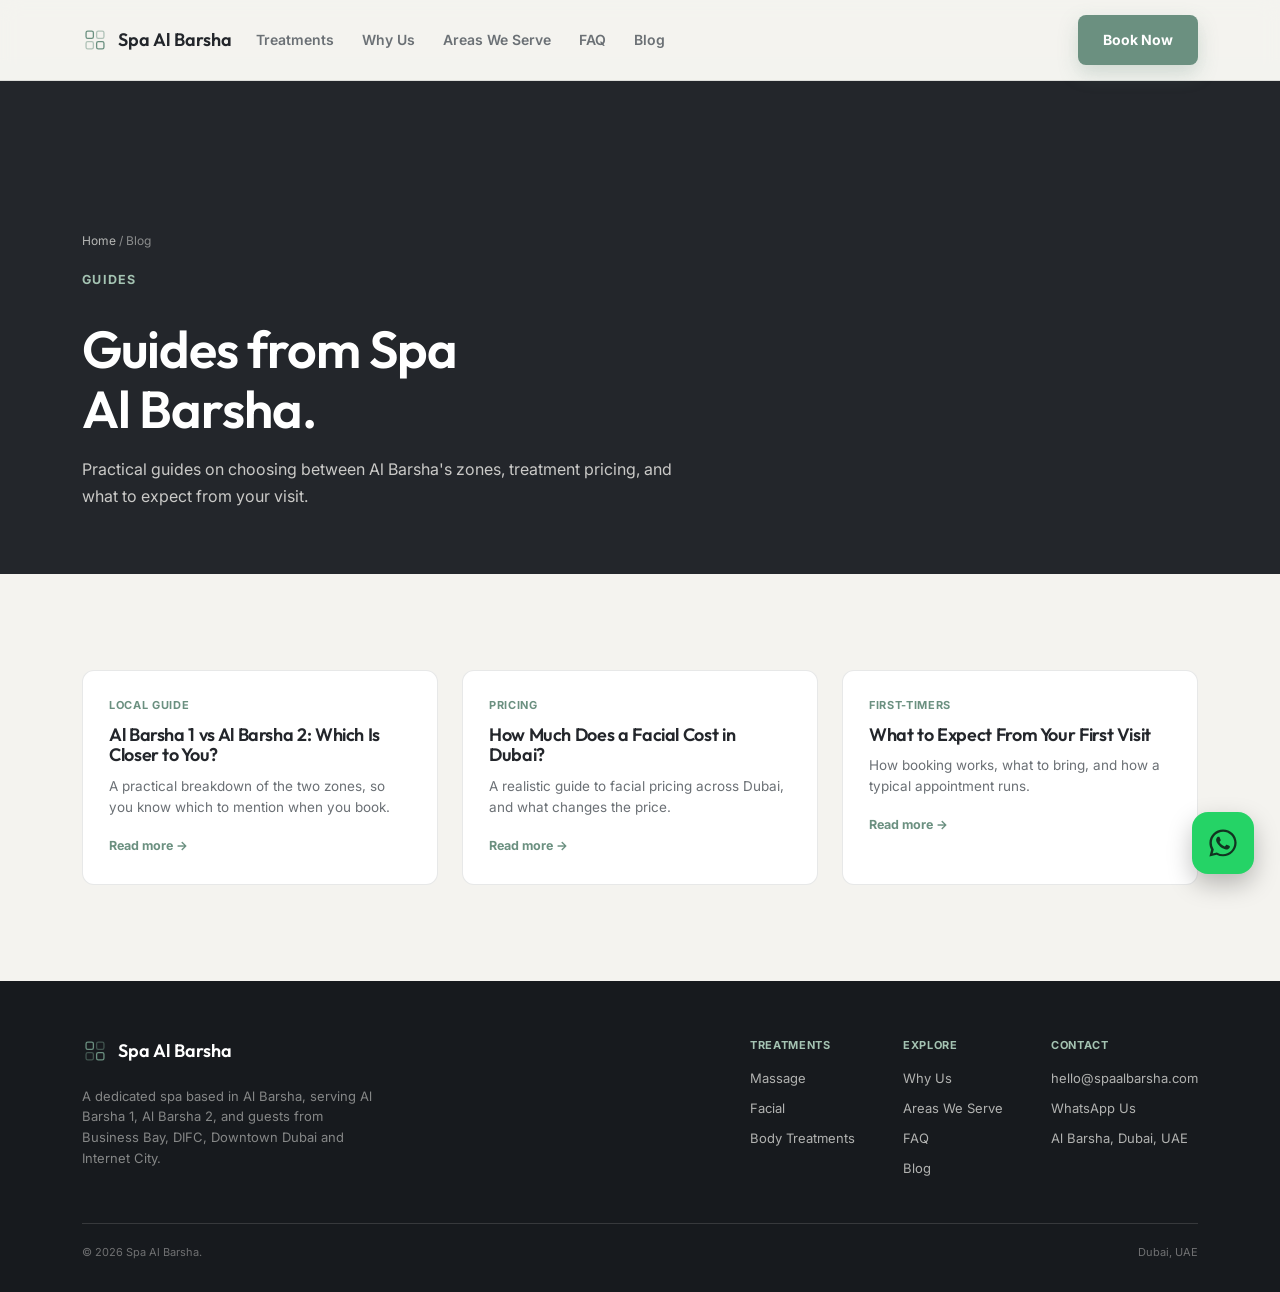
<file: blog.html>
<!DOCTYPE html>
<html lang="en">
<head>
<meta charset="UTF-8">
<meta name="viewport" content="width=device-width, initial-scale=1.0">
<title>Spa Guides — Spa Al Barsha</title>
<meta name="description" content="Guides on Al Barsha 1 vs Al Barsha 2, facial pricing in Dubai, and what to expect from your first spa visit.">
<meta name="robots" content="index, follow, max-image-preview:large, max-snippet:-1, max-video-preview:-1">
<link rel="canonical" href="https://www.spaalbarsha.com/blog.html">

<meta name="google-site-verification" content="REPLACE_WITH_YOUR_GSC_CODE">
<meta name="msvalidate.01" content="REPLACE_WITH_YOUR_BING_CODE">

<meta property="og:type" content="website">
<meta property="og:site_name" content="Spa Al Barsha">
<meta property="og:title" content="Spa Guides — Spa Al Barsha">
<meta property="og:description" content="Guides on Al Barsha 1 vs Al Barsha 2, facial pricing in Dubai, and what to expect from your first spa visit.">
<meta property="og:image" content="https://images.unsplash.com/photo-1758448721205-8465cebc26af?w=1200&q=80&auto=format&fit=crop">
<meta property="og:image:width" content="1200">
<meta property="og:image:height" content="800">
<meta property="og:url" content="https://www.spaalbarsha.com/blog.html">
<meta property="og:locale" content="en_AE">

<meta name="twitter:card" content="summary_large_image">
<meta name="twitter:title" content="Spa Guides — Spa Al Barsha">
<meta name="twitter:description" content="Guides on Al Barsha 1 vs Al Barsha 2, facial pricing in Dubai, and what to expect from your first spa visit.">
<meta name="twitter:image" content="https://images.unsplash.com/photo-1758448721205-8465cebc26af?w=1200&q=80&auto=format&fit=crop">

<link rel="preconnect" href="https://fonts.googleapis.com">
<link rel="preconnect" href="https://fonts.gstatic.com" crossorigin>
<link rel="preconnect" href="https://images.unsplash.com">
<link href="https://fonts.googleapis.com/css2?family=Outfit:wght@500;600;700&family=Inter:wght@400;500;600;700&display=swap" rel="stylesheet">



<link rel="stylesheet" href="style.css">
</head>
<body>
<nav class="nav">
  <div class="nav-inner">
    <a href="index.html" class="brand">
      <svg class="brand-mark" viewBox="0 0 32 32" fill="none" xmlns="http://www.w3.org/2000/svg" aria-hidden="true">
        <rect x="5" y="5" width="9" height="9" rx="2" stroke="currentColor" stroke-width="1.6"/>
        <rect x="18" y="5" width="9" height="9" rx="2" stroke="currentColor" stroke-width="1.6" opacity="0.5"/>
        <rect x="5" y="18" width="9" height="9" rx="2" stroke="currentColor" stroke-width="1.6" opacity="0.5"/>
        <rect x="18" y="18" width="9" height="9" rx="2" stroke="currentColor" stroke-width="1.6"/>
      </svg>
      <span class="brand-word">Spa Al Barsha</span>
    </a>
    <div class="nav-links">
      <a href="index.html#treatments">Treatments</a>
      <a href="index.html#why">Why Us</a>
      <a href="index.html#areas">Areas We Serve</a>
      <a href="index.html#faq">FAQ</a>
      <a href="blog.html">Blog</a>
    </div>
    <div class="nav-cta">
      <a class="btn btn-primary" href="index.html#book">Book Now</a>
      <button class="nav-burger" aria-label="Menu" aria-expanded="false">
        <svg viewBox="0 0 24 24" fill="none" stroke="currentColor" stroke-width="2" stroke-linecap="round">
          <line x1="3" y1="6" x2="21" y2="6"></line>
          <line x1="3" y1="12" x2="21" y2="12"></line>
          <line x1="3" y1="18" x2="21" y2="18"></line>
        </svg>
      </button>
    </div>
  </div>
  <div class="mobile-links">
    <a href="index.html#treatments">Treatments</a>
    <a href="index.html#why">Why Us</a>
    <a href="index.html#areas">Areas We Serve</a>
    <a href="index.html#faq">FAQ</a>
    <a href="blog.html">Blog</a>
    <a href="index.html#book">Book Now</a>
  </div>
</nav>

<main id="main">
  <section class="page-hero">
    <div class="wrap">
      <div class="page-hero-crumb"><a href="index.html">Home</a> / Blog</div>
      <div class="eyebrow eyebrow-light">Guides</div>
      <h1>Guides from Spa<br>Al Barsha.</h1>
      <p>Practical guides on choosing between Al Barsha's zones, treatment pricing, and what to expect from your visit.</p>
    </div>
  </section>

  <section>
    <div class="wrap">
      <div class="blog-grid">
        <a href="blog-al-barsha-1-vs-2.html" class="blog-card">
          <span class="blog-card-tag">Local Guide</span>
          <h3>Al Barsha 1 vs Al Barsha 2: Which Is Closer to You?</h3>
          <p>A practical breakdown of the two zones, so you know which to mention when you book.</p>
          <span class="blog-card-link">Read more →</span>
        </a>
        <a href="blog-facial-cost-dubai.html" class="blog-card">
          <span class="blog-card-tag">Pricing</span>
          <h3>How Much Does a Facial Cost in Dubai?</h3>
          <p>A realistic guide to facial pricing across Dubai, and what changes the price.</p>
          <span class="blog-card-link">Read more →</span>
        </a>
        <a href="blog-first-spa-visit-guide.html" class="blog-card">
          <span class="blog-card-tag">First-Timers</span>
          <h3>What to Expect From Your First Visit</h3>
          <p>How booking works, what to bring, and how a typical appointment runs.</p>
          <span class="blog-card-link">Read more →</span>
        </a>
      </div>
    </div>
  </section>

</main>

<footer>
  <div class="wrap">
    <div class="footer-top">
      <div class="footer-brand">
        <a href="index.html" class="brand">
          <svg class="brand-mark" viewBox="0 0 32 32" fill="none" xmlns="http://www.w3.org/2000/svg" aria-hidden="true">
            <rect x="5" y="5" width="9" height="9" rx="2" stroke="currentColor" stroke-width="1.6"/>
            <rect x="18" y="5" width="9" height="9" rx="2" stroke="currentColor" stroke-width="1.6" opacity="0.5"/>
            <rect x="5" y="18" width="9" height="9" rx="2" stroke="currentColor" stroke-width="1.6" opacity="0.5"/>
            <rect x="18" y="18" width="9" height="9" rx="2" stroke="currentColor" stroke-width="1.6"/>
          </svg>
          <span class="brand-word">Spa Al Barsha</span>
        </a>
        <p>A dedicated spa based in Al Barsha, serving Al Barsha 1, Al Barsha 2, and guests from Business Bay, DIFC, Downtown Dubai and Internet City.</p>
      </div>
      <div class="footer-cols">
        <div class="footer-col">
          <h4>Treatments</h4>
          <a href="massage-al-barsha.html">Massage</a>
          <a href="facial-al-barsha.html">Facial</a>
          <a href="body-treatments-al-barsha.html">Body Treatments</a>
        </div>
        <div class="footer-col">
          <h4>Explore</h4>
          <a href="index.html#why">Why Us</a>
          <a href="index.html#areas">Areas We Serve</a>
          <a href="index.html#faq">FAQ</a>
          <a href="blog.html">Blog</a>
        </div>
        <div class="footer-col">
          <h4>Contact</h4>
          <a href="mailto:hello@spaalbarsha.com">hello@spaalbarsha.com</a>
          <a href="https://wa.me/9715RRRRRRRR" target="_blank" rel="noopener">WhatsApp Us</a>
          <span>Al Barsha, Dubai, UAE</span>
        </div>
      </div>
    </div>
    <div class="footer-bottom">
      <span>© 2026 Spa Al Barsha.</span>
      <span>Dubai, UAE</span>
    </div>
  </div>
</footer>

<a href="https://wa.me/9715RRRRRRRR?text=Hi%2C%20I%27d%20like%20to%20book%20a%20treatment%20at%20Spa%20Al%20Barsha" class="whatsapp-float" target="_blank" rel="noopener" aria-label="Chat with Spa Al Barsha on WhatsApp">
  <svg viewBox="0 0 32 32" width="34" height="34" fill="currentColor" aria-hidden="true"><path d="M16.004 3.2c-7.06 0-12.8 5.74-12.8 12.8 0 2.258.594 4.4 1.63 6.246L3.2 28.8l6.73-1.766a12.73 12.73 0 0 0 6.074 1.546h.006c7.06 0 12.8-5.74 12.8-12.8s-5.74-12.58-12.806-12.58Zm0 23.36a10.5 10.5 0 0 1-5.35-1.464l-.384-.228-3.994 1.048 1.066-3.894-.25-.4a10.53 10.53 0 0 1-1.612-5.622c0-5.834 4.746-10.58 10.586-10.58 2.828 0 5.486 1.102 7.486 3.104a10.51 10.51 0 0 1 3.098 7.484c0 5.834-4.746 10.552-10.646 10.552Zm5.802-7.906c-.318-.16-1.882-.928-2.174-1.034-.292-.108-.504-.16-.716.16-.212.318-.822 1.034-1.008 1.246-.186.212-.372.238-.69.08-.318-.16-1.344-.496-2.56-1.578-.946-.844-1.586-1.886-1.772-2.204-.186-.318-.02-.49.14-.65.144-.144.318-.372.478-.558.16-.186.212-.318.318-.53.106-.212.052-.398-.026-.558-.08-.16-.716-1.726-.982-2.364-.258-.622-.522-.538-.716-.548l-.61-.01c-.212 0-.558.08-.85.398-.292.318-1.114 1.088-1.114 2.652s1.14 3.076 1.298 3.288c.16.212 2.244 3.428 5.436 4.806.76.328 1.352.524 1.814.67.762.242 1.456.208 2.004.126.612-.092 1.882-.77 2.148-1.512.266-.742.266-1.378.186-1.512-.078-.134-.29-.212-.608-.372Z"/></svg>
</a>

<script src="script.js"></script>
</body>
</html>
</file>
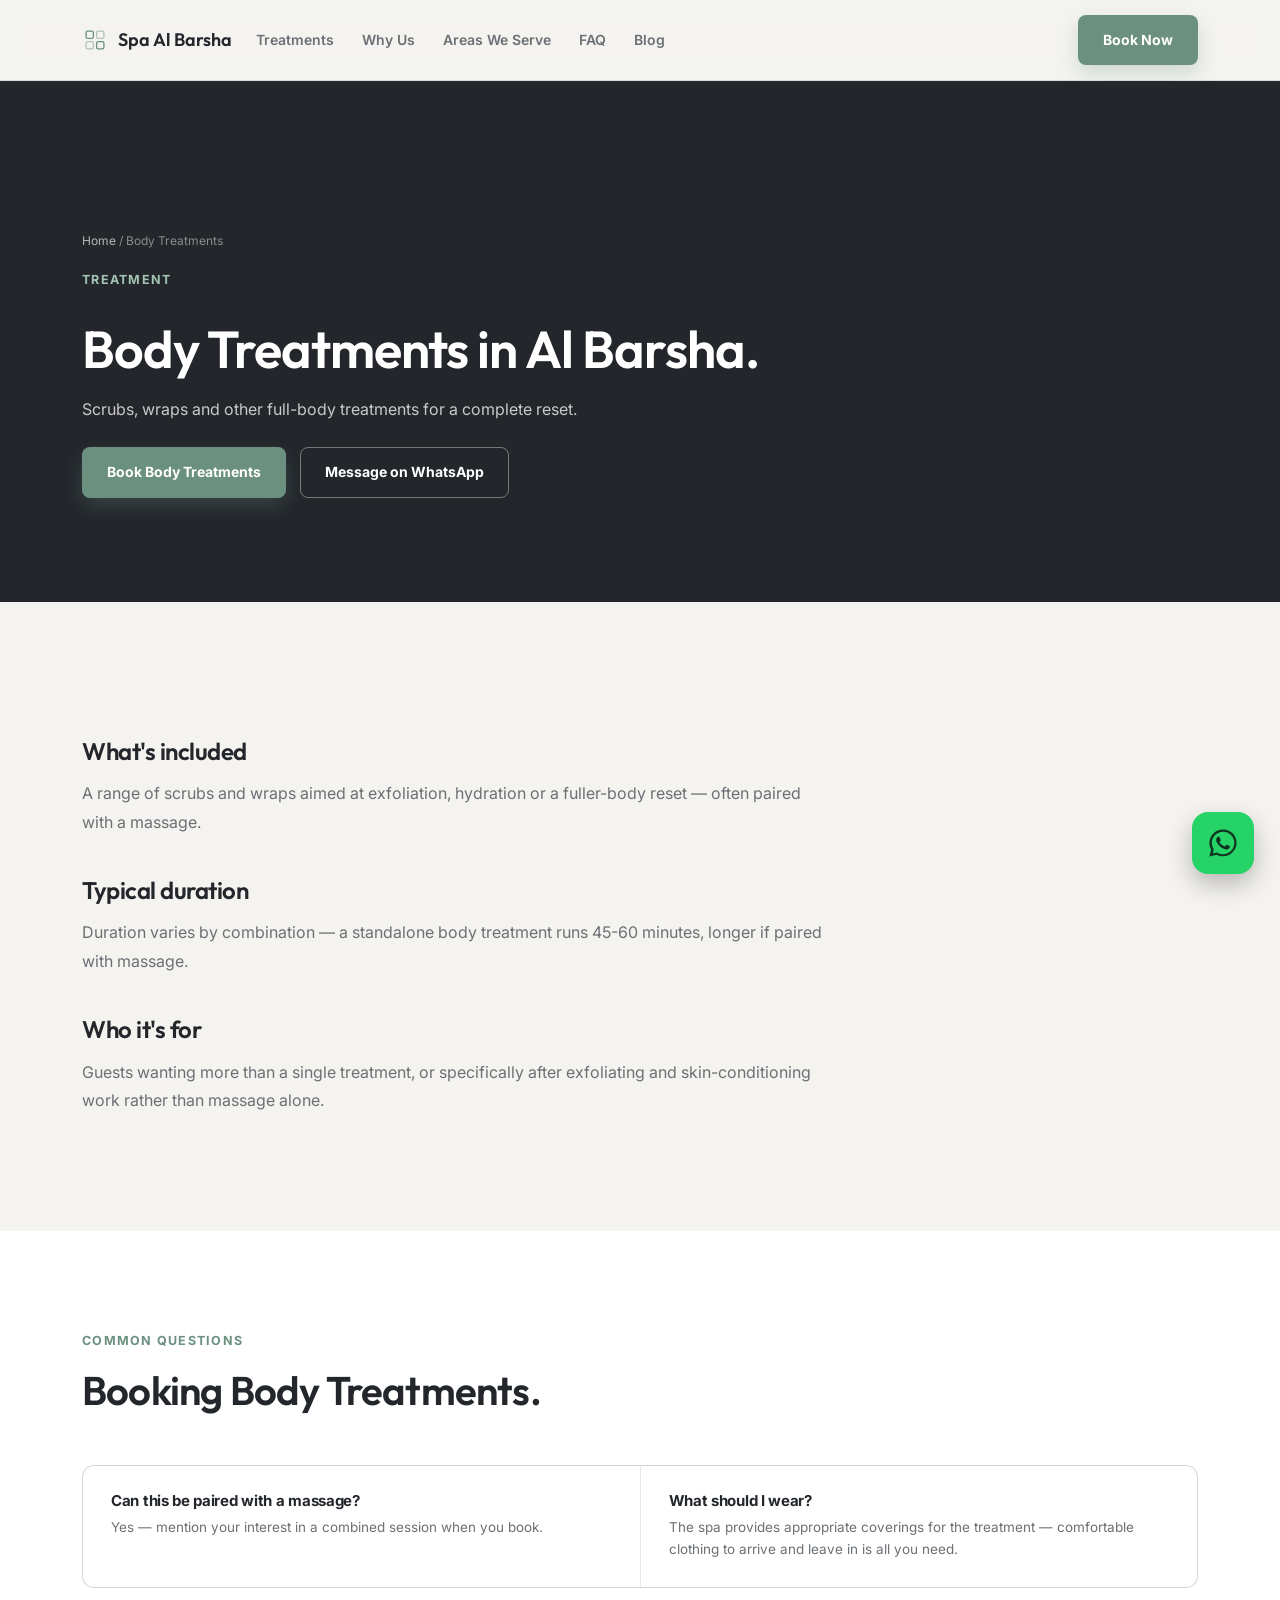
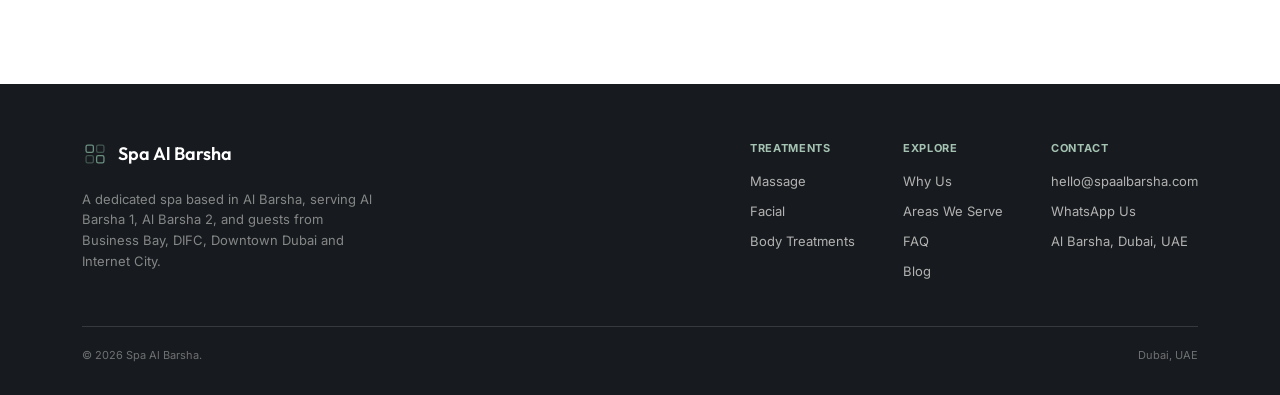
<file: body-treatments-al-barsha.html>
<!DOCTYPE html>
<html lang="en">
<head>
<meta charset="UTF-8">
<meta name="viewport" content="width=device-width, initial-scale=1.0">
<title>Body Treatments in Al Barsha, Dubai | Spa Al Barsha</title>
<meta name="description" content="Book body treatments at Spa Al Barsha. Licensed therapists, confirmed on WhatsApp.">
<meta name="robots" content="index, follow, max-image-preview:large, max-snippet:-1, max-video-preview:-1">
<link rel="canonical" href="https://www.spaalbarsha.com/body-treatments-al-barsha.html">

<meta name="google-site-verification" content="REPLACE_WITH_YOUR_GSC_CODE">
<meta name="msvalidate.01" content="REPLACE_WITH_YOUR_BING_CODE">

<meta property="og:type" content="website">
<meta property="og:site_name" content="Spa Al Barsha">
<meta property="og:title" content="Body Treatments in Al Barsha, Dubai | Spa Al Barsha">
<meta property="og:description" content="Book body treatments at Spa Al Barsha. Licensed therapists, confirmed on WhatsApp.">
<meta property="og:image" content="https://images.unsplash.com/photo-1758448721205-8465cebc26af?w=1200&q=80&auto=format&fit=crop">
<meta property="og:image:width" content="1200">
<meta property="og:image:height" content="800">
<meta property="og:url" content="https://www.spaalbarsha.com/body-treatments-al-barsha.html">
<meta property="og:locale" content="en_AE">

<meta name="twitter:card" content="summary_large_image">
<meta name="twitter:title" content="Body Treatments in Al Barsha, Dubai | Spa Al Barsha">
<meta name="twitter:description" content="Book body treatments at Spa Al Barsha. Licensed therapists, confirmed on WhatsApp.">
<meta name="twitter:image" content="https://images.unsplash.com/photo-1758448721205-8465cebc26af?w=1200&q=80&auto=format&fit=crop">

<link rel="preconnect" href="https://fonts.googleapis.com">
<link rel="preconnect" href="https://fonts.gstatic.com" crossorigin>
<link rel="preconnect" href="https://images.unsplash.com">
<link href="https://fonts.googleapis.com/css2?family=Outfit:wght@500;600;700&family=Inter:wght@400;500;600;700&display=swap" rel="stylesheet">

<script type="application/ld+json">
{
  "@context": "https://schema.org",
  "@type": "Service",
  "serviceType": "Body Treatments",
  "name": "Body Treatments in Al Barsha",
  "description": "Scrubs, wraps and other full-body treatments for a complete reset.",
  "url": "https://www.spaalbarsha.com/body-treatments-al-barsha.html",
  "provider": {
    "@type": "DaySpa",
    "name": "Spa Al Barsha",
    "description": "A spa based in Al Barsha, Dubai."
  },
  "areaServed": {"@type": "Place", "name": "Al Barsha, Dubai, UAE"}
}
</script>

<script type="application/ld+json">
{
  "@context": "https://schema.org",
  "@type": "FAQPage",
  "mainEntity": [
    {
      "@type": "Question",
      "name": "How do I book body treatments in Al Barsha?",
      "acceptedAnswer": {"@type": "Answer", "text": "Message us on WhatsApp or fill in the booking form on our homepage, selecting Body Treatments — we'll confirm your slot directly."}
    },
    {
      "@type": "Question",
      "name": "How long does a body treatments session last?",
      "acceptedAnswer": {"@type": "Answer", "text": "Duration varies by treatment — see the details on this page. Mention your preference when you book."}
    }
  ]
}
</script>

<link rel="stylesheet" href="style.css">
</head>
<body>
<nav class="nav">
  <div class="nav-inner">
    <a href="index.html" class="brand">
      <svg class="brand-mark" viewBox="0 0 32 32" fill="none" xmlns="http://www.w3.org/2000/svg" aria-hidden="true">
        <rect x="5" y="5" width="9" height="9" rx="2" stroke="currentColor" stroke-width="1.6"/>
        <rect x="18" y="5" width="9" height="9" rx="2" stroke="currentColor" stroke-width="1.6" opacity="0.5"/>
        <rect x="5" y="18" width="9" height="9" rx="2" stroke="currentColor" stroke-width="1.6" opacity="0.5"/>
        <rect x="18" y="18" width="9" height="9" rx="2" stroke="currentColor" stroke-width="1.6"/>
      </svg>
      <span class="brand-word">Spa Al Barsha</span>
    </a>
    <div class="nav-links">
      <a href="index.html#treatments">Treatments</a>
      <a href="index.html#why">Why Us</a>
      <a href="index.html#areas">Areas We Serve</a>
      <a href="index.html#faq">FAQ</a>
      <a href="blog.html">Blog</a>
    </div>
    <div class="nav-cta">
      <a class="btn btn-primary" href="index.html#book">Book Now</a>
      <button class="nav-burger" aria-label="Menu" aria-expanded="false">
        <svg viewBox="0 0 24 24" fill="none" stroke="currentColor" stroke-width="2" stroke-linecap="round">
          <line x1="3" y1="6" x2="21" y2="6"></line>
          <line x1="3" y1="12" x2="21" y2="12"></line>
          <line x1="3" y1="18" x2="21" y2="18"></line>
        </svg>
      </button>
    </div>
  </div>
  <div class="mobile-links">
    <a href="index.html#treatments">Treatments</a>
    <a href="index.html#why">Why Us</a>
    <a href="index.html#areas">Areas We Serve</a>
    <a href="index.html#faq">FAQ</a>
    <a href="blog.html">Blog</a>
    <a href="index.html#book">Book Now</a>
  </div>
</nav>

<main id="main">
  <section class="page-hero">
    <div class="wrap">
      <div class="page-hero-crumb"><a href="index.html">Home</a> / Body Treatments</div>
      <div class="eyebrow eyebrow-light">Treatment</div>
      <h1>Body Treatments in Al Barsha.</h1>
      <p>Scrubs, wraps and other full-body treatments for a complete reset.</p>
      <div class="hero-actions" style="margin-top:24px;">
        <a class="btn btn-primary" href="index.html#book">Book Body Treatments</a>
        <a class="btn btn-ghost" href="https://wa.me/9715RRRRRRRR?text=Hi%2C%20I%27d%20like%20to%20book%20Body%20Treatments%20at%20Spa%20Al%20Barsha" target="_blank" rel="noopener" style="border-color:rgba(244,243,239,0.4); color:var(--white);">Message on WhatsApp</a>
      </div>
    </div>
  </section>

  <section>
    <div class="wrap">
      <div class="prose">
        <h2>What's included</h2>
        <p>A range of scrubs and wraps aimed at exfoliation, hydration or a fuller-body reset — often paired with a massage.</p>
      </div>
      <div class="prose">
        <h2>Typical duration</h2>
        <p>Duration varies by combination — a standalone body treatment runs 45-60 minutes, longer if paired with massage.</p>
      </div>
      <div class="prose">
        <h2>Who it's for</h2>
        <p>Guests wanting more than a single treatment, or specifically after exfoliating and skin-conditioning work rather than massage alone.</p>
      </div>
    </div>
  </section>

  <section class="faq">
    <div class="wrap">
      <div class="sec-head">
        <div class="eyebrow">Common Questions</div>
        <h2>Booking Body Treatments.</h2>
      </div>
      <div class="faq-list">
        <div class="faq-item">
          <h3>Can this be paired with a massage?</h3>
          <p>Yes — mention your interest in a combined session when you book.</p>
        </div>
        <div class="faq-item">
          <h3>What should I wear?</h3>
          <p>The spa provides appropriate coverings for the treatment — comfortable clothing to arrive and leave in is all you need.</p>
        </div>
      </div>
    </div>
  </section>

</main>

<footer>
  <div class="wrap">
    <div class="footer-top">
      <div class="footer-brand">
        <a href="index.html" class="brand">
          <svg class="brand-mark" viewBox="0 0 32 32" fill="none" xmlns="http://www.w3.org/2000/svg" aria-hidden="true">
            <rect x="5" y="5" width="9" height="9" rx="2" stroke="currentColor" stroke-width="1.6"/>
            <rect x="18" y="5" width="9" height="9" rx="2" stroke="currentColor" stroke-width="1.6" opacity="0.5"/>
            <rect x="5" y="18" width="9" height="9" rx="2" stroke="currentColor" stroke-width="1.6" opacity="0.5"/>
            <rect x="18" y="18" width="9" height="9" rx="2" stroke="currentColor" stroke-width="1.6"/>
          </svg>
          <span class="brand-word">Spa Al Barsha</span>
        </a>
        <p>A dedicated spa based in Al Barsha, serving Al Barsha 1, Al Barsha 2, and guests from Business Bay, DIFC, Downtown Dubai and Internet City.</p>
      </div>
      <div class="footer-cols">
        <div class="footer-col">
          <h4>Treatments</h4>
          <a href="massage-al-barsha.html">Massage</a>
          <a href="facial-al-barsha.html">Facial</a>
          <a href="body-treatments-al-barsha.html">Body Treatments</a>
        </div>
        <div class="footer-col">
          <h4>Explore</h4>
          <a href="index.html#why">Why Us</a>
          <a href="index.html#areas">Areas We Serve</a>
          <a href="index.html#faq">FAQ</a>
          <a href="blog.html">Blog</a>
        </div>
        <div class="footer-col">
          <h4>Contact</h4>
          <a href="mailto:hello@spaalbarsha.com">hello@spaalbarsha.com</a>
          <a href="https://wa.me/9715RRRRRRRR" target="_blank" rel="noopener">WhatsApp Us</a>
          <span>Al Barsha, Dubai, UAE</span>
        </div>
      </div>
    </div>
    <div class="footer-bottom">
      <span>© 2026 Spa Al Barsha.</span>
      <span>Dubai, UAE</span>
    </div>
  </div>
</footer>

<a href="https://wa.me/9715RRRRRRRR?text=Hi%2C%20I%27d%20like%20to%20book%20a%20treatment%20at%20Spa%20Al%20Barsha" class="whatsapp-float" target="_blank" rel="noopener" aria-label="Chat with Spa Al Barsha on WhatsApp">
  <svg viewBox="0 0 32 32" width="34" height="34" fill="currentColor" aria-hidden="true"><path d="M16.004 3.2c-7.06 0-12.8 5.74-12.8 12.8 0 2.258.594 4.4 1.63 6.246L3.2 28.8l6.73-1.766a12.73 12.73 0 0 0 6.074 1.546h.006c7.06 0 12.8-5.74 12.8-12.8s-5.74-12.58-12.806-12.58Zm0 23.36a10.5 10.5 0 0 1-5.35-1.464l-.384-.228-3.994 1.048 1.066-3.894-.25-.4a10.53 10.53 0 0 1-1.612-5.622c0-5.834 4.746-10.58 10.586-10.58 2.828 0 5.486 1.102 7.486 3.104a10.51 10.51 0 0 1 3.098 7.484c0 5.834-4.746 10.552-10.646 10.552Zm5.802-7.906c-.318-.16-1.882-.928-2.174-1.034-.292-.108-.504-.16-.716.16-.212.318-.822 1.034-1.008 1.246-.186.212-.372.238-.69.08-.318-.16-1.344-.496-2.56-1.578-.946-.844-1.586-1.886-1.772-2.204-.186-.318-.02-.49.14-.65.144-.144.318-.372.478-.558.16-.186.212-.318.318-.53.106-.212.052-.398-.026-.558-.08-.16-.716-1.726-.982-2.364-.258-.622-.522-.538-.716-.548l-.61-.01c-.212 0-.558.08-.85.398-.292.318-1.114 1.088-1.114 2.652s1.14 3.076 1.298 3.288c.16.212 2.244 3.428 5.436 4.806.76.328 1.352.524 1.814.67.762.242 1.456.208 2.004.126.612-.092 1.882-.77 2.148-1.512.266-.742.266-1.378.186-1.512-.078-.134-.29-.212-.608-.372Z"/></svg>
</a>

<script src="script.js"></script>
</body>
</html>
</file>
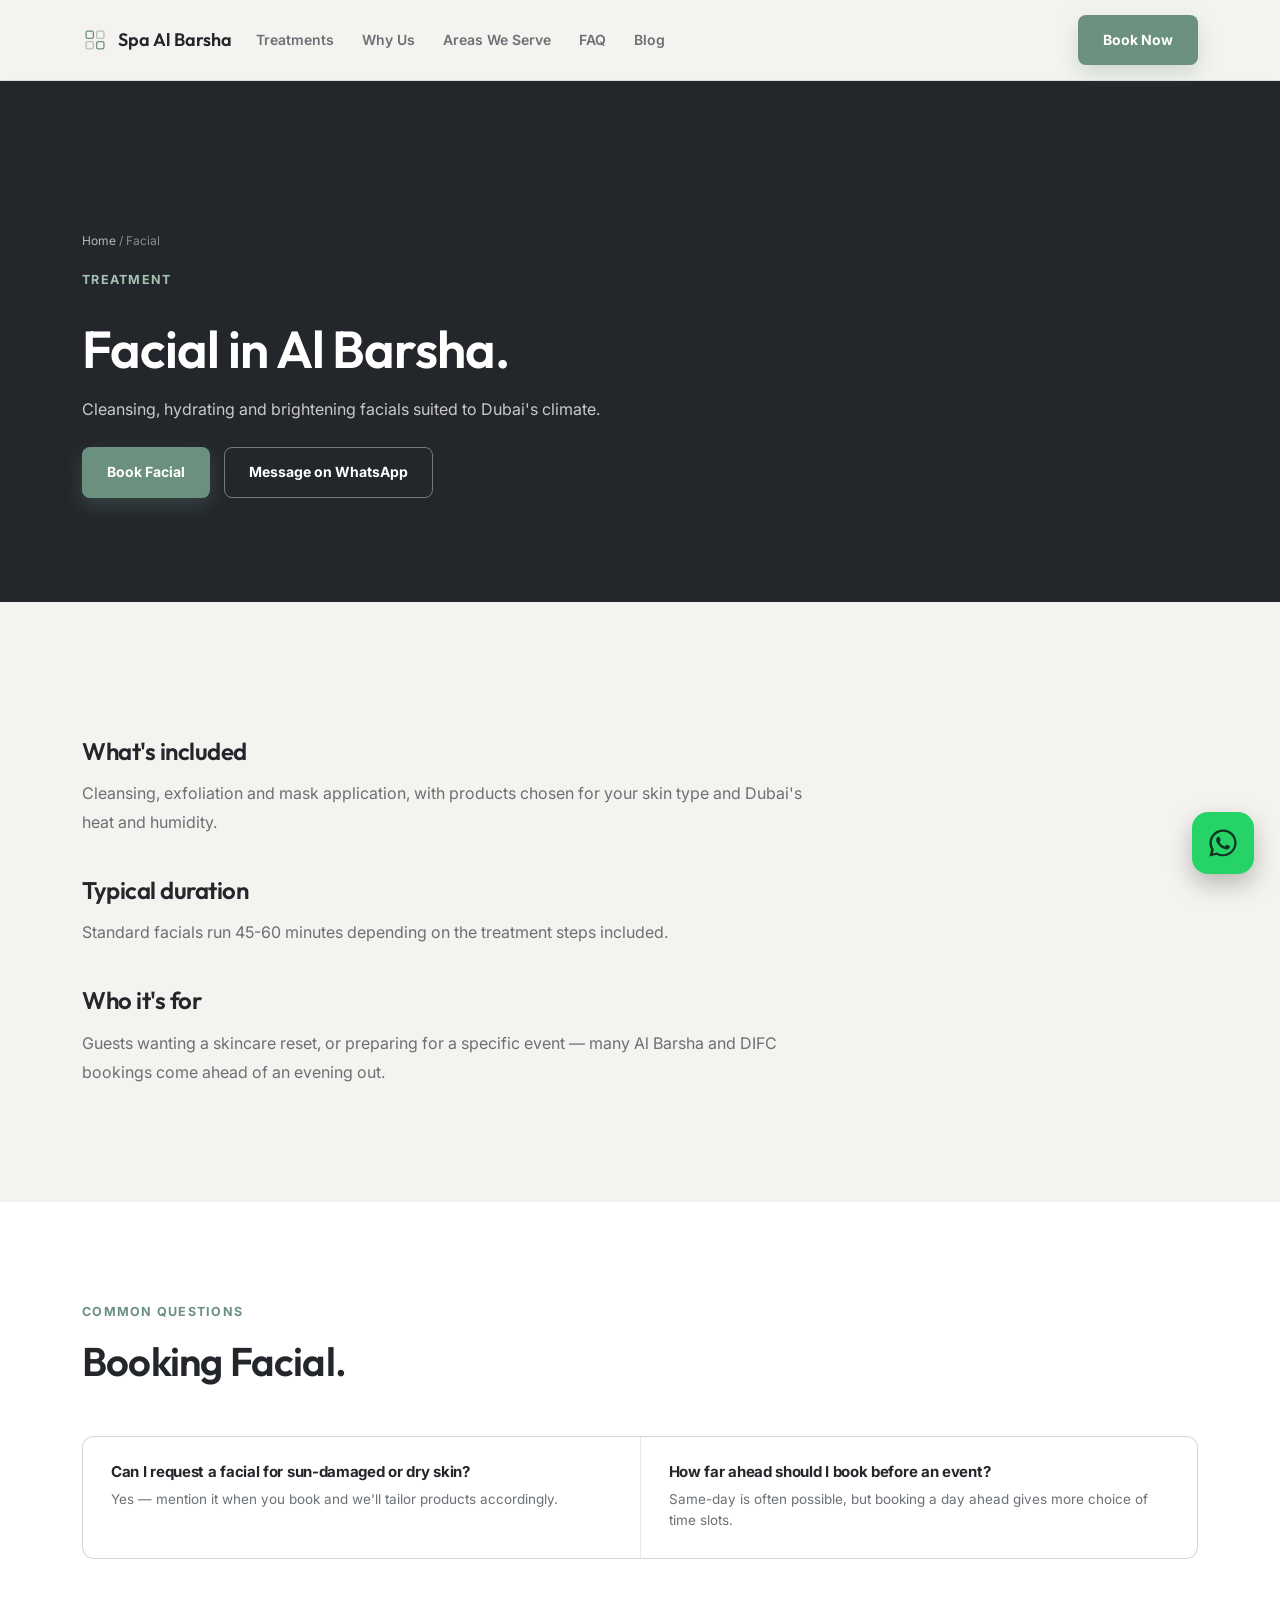
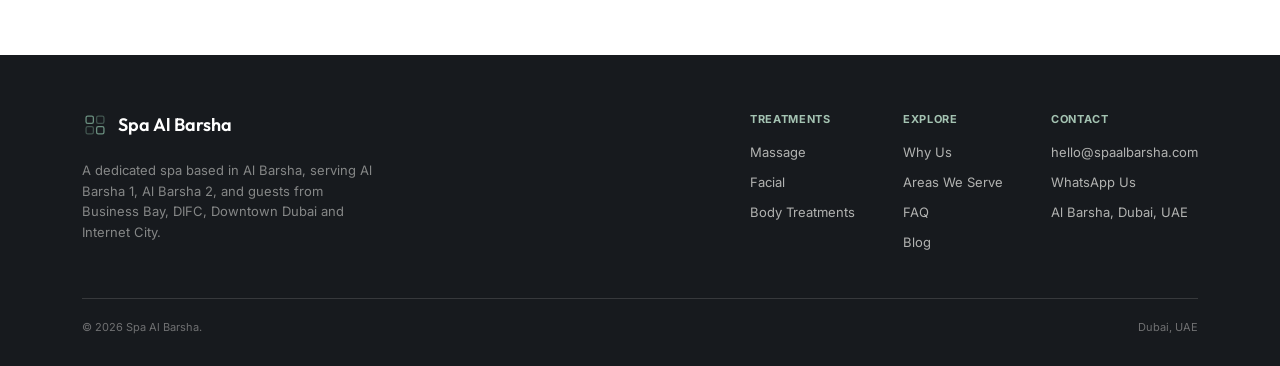
<file: facial-al-barsha.html>
<!DOCTYPE html>
<html lang="en">
<head>
<meta charset="UTF-8">
<meta name="viewport" content="width=device-width, initial-scale=1.0">
<title>Facial in Al Barsha, Dubai | Spa Al Barsha</title>
<meta name="description" content="Book facial at Spa Al Barsha. Licensed therapists, confirmed on WhatsApp.">
<meta name="robots" content="index, follow, max-image-preview:large, max-snippet:-1, max-video-preview:-1">
<link rel="canonical" href="https://www.spaalbarsha.com/facial-al-barsha.html">

<meta name="google-site-verification" content="REPLACE_WITH_YOUR_GSC_CODE">
<meta name="msvalidate.01" content="REPLACE_WITH_YOUR_BING_CODE">

<meta property="og:type" content="website">
<meta property="og:site_name" content="Spa Al Barsha">
<meta property="og:title" content="Facial in Al Barsha, Dubai | Spa Al Barsha">
<meta property="og:description" content="Book facial at Spa Al Barsha. Licensed therapists, confirmed on WhatsApp.">
<meta property="og:image" content="https://images.unsplash.com/photo-1758448721205-8465cebc26af?w=1200&q=80&auto=format&fit=crop">
<meta property="og:image:width" content="1200">
<meta property="og:image:height" content="800">
<meta property="og:url" content="https://www.spaalbarsha.com/facial-al-barsha.html">
<meta property="og:locale" content="en_AE">

<meta name="twitter:card" content="summary_large_image">
<meta name="twitter:title" content="Facial in Al Barsha, Dubai | Spa Al Barsha">
<meta name="twitter:description" content="Book facial at Spa Al Barsha. Licensed therapists, confirmed on WhatsApp.">
<meta name="twitter:image" content="https://images.unsplash.com/photo-1758448721205-8465cebc26af?w=1200&q=80&auto=format&fit=crop">

<link rel="preconnect" href="https://fonts.googleapis.com">
<link rel="preconnect" href="https://fonts.gstatic.com" crossorigin>
<link rel="preconnect" href="https://images.unsplash.com">
<link href="https://fonts.googleapis.com/css2?family=Outfit:wght@500;600;700&family=Inter:wght@400;500;600;700&display=swap" rel="stylesheet">

<script type="application/ld+json">
{
  "@context": "https://schema.org",
  "@type": "Service",
  "serviceType": "Facial",
  "name": "Facial in Al Barsha",
  "description": "Cleansing, hydrating and brightening facials suited to Dubai's climate.",
  "url": "https://www.spaalbarsha.com/facial-al-barsha.html",
  "provider": {
    "@type": "DaySpa",
    "name": "Spa Al Barsha",
    "description": "A spa based in Al Barsha, Dubai."
  },
  "areaServed": {"@type": "Place", "name": "Al Barsha, Dubai, UAE"}
}
</script>

<script type="application/ld+json">
{
  "@context": "https://schema.org",
  "@type": "FAQPage",
  "mainEntity": [
    {
      "@type": "Question",
      "name": "How do I book facial in Al Barsha?",
      "acceptedAnswer": {"@type": "Answer", "text": "Message us on WhatsApp or fill in the booking form on our homepage, selecting Facial — we'll confirm your slot directly."}
    },
    {
      "@type": "Question",
      "name": "How long does a facial session last?",
      "acceptedAnswer": {"@type": "Answer", "text": "Duration varies by treatment — see the details on this page. Mention your preference when you book."}
    }
  ]
}
</script>

<link rel="stylesheet" href="style.css">
</head>
<body>
<nav class="nav">
  <div class="nav-inner">
    <a href="index.html" class="brand">
      <svg class="brand-mark" viewBox="0 0 32 32" fill="none" xmlns="http://www.w3.org/2000/svg" aria-hidden="true">
        <rect x="5" y="5" width="9" height="9" rx="2" stroke="currentColor" stroke-width="1.6"/>
        <rect x="18" y="5" width="9" height="9" rx="2" stroke="currentColor" stroke-width="1.6" opacity="0.5"/>
        <rect x="5" y="18" width="9" height="9" rx="2" stroke="currentColor" stroke-width="1.6" opacity="0.5"/>
        <rect x="18" y="18" width="9" height="9" rx="2" stroke="currentColor" stroke-width="1.6"/>
      </svg>
      <span class="brand-word">Spa Al Barsha</span>
    </a>
    <div class="nav-links">
      <a href="index.html#treatments">Treatments</a>
      <a href="index.html#why">Why Us</a>
      <a href="index.html#areas">Areas We Serve</a>
      <a href="index.html#faq">FAQ</a>
      <a href="blog.html">Blog</a>
    </div>
    <div class="nav-cta">
      <a class="btn btn-primary" href="index.html#book">Book Now</a>
      <button class="nav-burger" aria-label="Menu" aria-expanded="false">
        <svg viewBox="0 0 24 24" fill="none" stroke="currentColor" stroke-width="2" stroke-linecap="round">
          <line x1="3" y1="6" x2="21" y2="6"></line>
          <line x1="3" y1="12" x2="21" y2="12"></line>
          <line x1="3" y1="18" x2="21" y2="18"></line>
        </svg>
      </button>
    </div>
  </div>
  <div class="mobile-links">
    <a href="index.html#treatments">Treatments</a>
    <a href="index.html#why">Why Us</a>
    <a href="index.html#areas">Areas We Serve</a>
    <a href="index.html#faq">FAQ</a>
    <a href="blog.html">Blog</a>
    <a href="index.html#book">Book Now</a>
  </div>
</nav>

<main id="main">
  <section class="page-hero">
    <div class="wrap">
      <div class="page-hero-crumb"><a href="index.html">Home</a> / Facial</div>
      <div class="eyebrow eyebrow-light">Treatment</div>
      <h1>Facial in Al Barsha.</h1>
      <p>Cleansing, hydrating and brightening facials suited to Dubai's climate.</p>
      <div class="hero-actions" style="margin-top:24px;">
        <a class="btn btn-primary" href="index.html#book">Book Facial</a>
        <a class="btn btn-ghost" href="https://wa.me/9715RRRRRRRR?text=Hi%2C%20I%27d%20like%20to%20book%20Facial%20at%20Spa%20Al%20Barsha" target="_blank" rel="noopener" style="border-color:rgba(244,243,239,0.4); color:var(--white);">Message on WhatsApp</a>
      </div>
    </div>
  </section>

  <section>
    <div class="wrap">
      <div class="prose">
        <h2>What's included</h2>
        <p>Cleansing, exfoliation and mask application, with products chosen for your skin type and Dubai's heat and humidity.</p>
      </div>
      <div class="prose">
        <h2>Typical duration</h2>
        <p>Standard facials run 45-60 minutes depending on the treatment steps included.</p>
      </div>
      <div class="prose">
        <h2>Who it's for</h2>
        <p>Guests wanting a skincare reset, or preparing for a specific event — many Al Barsha and DIFC bookings come ahead of an evening out.</p>
      </div>
    </div>
  </section>

  <section class="faq">
    <div class="wrap">
      <div class="sec-head">
        <div class="eyebrow">Common Questions</div>
        <h2>Booking Facial.</h2>
      </div>
      <div class="faq-list">
        <div class="faq-item">
          <h3>Can I request a facial for sun-damaged or dry skin?</h3>
          <p>Yes — mention it when you book and we'll tailor products accordingly.</p>
        </div>
        <div class="faq-item">
          <h3>How far ahead should I book before an event?</h3>
          <p>Same-day is often possible, but booking a day ahead gives more choice of time slots.</p>
        </div>
      </div>
    </div>
  </section>

</main>

<footer>
  <div class="wrap">
    <div class="footer-top">
      <div class="footer-brand">
        <a href="index.html" class="brand">
          <svg class="brand-mark" viewBox="0 0 32 32" fill="none" xmlns="http://www.w3.org/2000/svg" aria-hidden="true">
            <rect x="5" y="5" width="9" height="9" rx="2" stroke="currentColor" stroke-width="1.6"/>
            <rect x="18" y="5" width="9" height="9" rx="2" stroke="currentColor" stroke-width="1.6" opacity="0.5"/>
            <rect x="5" y="18" width="9" height="9" rx="2" stroke="currentColor" stroke-width="1.6" opacity="0.5"/>
            <rect x="18" y="18" width="9" height="9" rx="2" stroke="currentColor" stroke-width="1.6"/>
          </svg>
          <span class="brand-word">Spa Al Barsha</span>
        </a>
        <p>A dedicated spa based in Al Barsha, serving Al Barsha 1, Al Barsha 2, and guests from Business Bay, DIFC, Downtown Dubai and Internet City.</p>
      </div>
      <div class="footer-cols">
        <div class="footer-col">
          <h4>Treatments</h4>
          <a href="massage-al-barsha.html">Massage</a>
          <a href="facial-al-barsha.html">Facial</a>
          <a href="body-treatments-al-barsha.html">Body Treatments</a>
        </div>
        <div class="footer-col">
          <h4>Explore</h4>
          <a href="index.html#why">Why Us</a>
          <a href="index.html#areas">Areas We Serve</a>
          <a href="index.html#faq">FAQ</a>
          <a href="blog.html">Blog</a>
        </div>
        <div class="footer-col">
          <h4>Contact</h4>
          <a href="mailto:hello@spaalbarsha.com">hello@spaalbarsha.com</a>
          <a href="https://wa.me/9715RRRRRRRR" target="_blank" rel="noopener">WhatsApp Us</a>
          <span>Al Barsha, Dubai, UAE</span>
        </div>
      </div>
    </div>
    <div class="footer-bottom">
      <span>© 2026 Spa Al Barsha.</span>
      <span>Dubai, UAE</span>
    </div>
  </div>
</footer>

<a href="https://wa.me/9715RRRRRRRR?text=Hi%2C%20I%27d%20like%20to%20book%20a%20treatment%20at%20Spa%20Al%20Barsha" class="whatsapp-float" target="_blank" rel="noopener" aria-label="Chat with Spa Al Barsha on WhatsApp">
  <svg viewBox="0 0 32 32" width="34" height="34" fill="currentColor" aria-hidden="true"><path d="M16.004 3.2c-7.06 0-12.8 5.74-12.8 12.8 0 2.258.594 4.4 1.63 6.246L3.2 28.8l6.73-1.766a12.73 12.73 0 0 0 6.074 1.546h.006c7.06 0 12.8-5.74 12.8-12.8s-5.74-12.58-12.806-12.58Zm0 23.36a10.5 10.5 0 0 1-5.35-1.464l-.384-.228-3.994 1.048 1.066-3.894-.25-.4a10.53 10.53 0 0 1-1.612-5.622c0-5.834 4.746-10.58 10.586-10.58 2.828 0 5.486 1.102 7.486 3.104a10.51 10.51 0 0 1 3.098 7.484c0 5.834-4.746 10.552-10.646 10.552Zm5.802-7.906c-.318-.16-1.882-.928-2.174-1.034-.292-.108-.504-.16-.716.16-.212.318-.822 1.034-1.008 1.246-.186.212-.372.238-.69.08-.318-.16-1.344-.496-2.56-1.578-.946-.844-1.586-1.886-1.772-2.204-.186-.318-.02-.49.14-.65.144-.144.318-.372.478-.558.16-.186.212-.318.318-.53.106-.212.052-.398-.026-.558-.08-.16-.716-1.726-.982-2.364-.258-.622-.522-.538-.716-.548l-.61-.01c-.212 0-.558.08-.85.398-.292.318-1.114 1.088-1.114 2.652s1.14 3.076 1.298 3.288c.16.212 2.244 3.428 5.436 4.806.76.328 1.352.524 1.814.67.762.242 1.456.208 2.004.126.612-.092 1.882-.77 2.148-1.512.266-.742.266-1.378.186-1.512-.078-.134-.29-.212-.608-.372Z"/></svg>
</a>

<script src="script.js"></script>
</body>
</html>
</file>
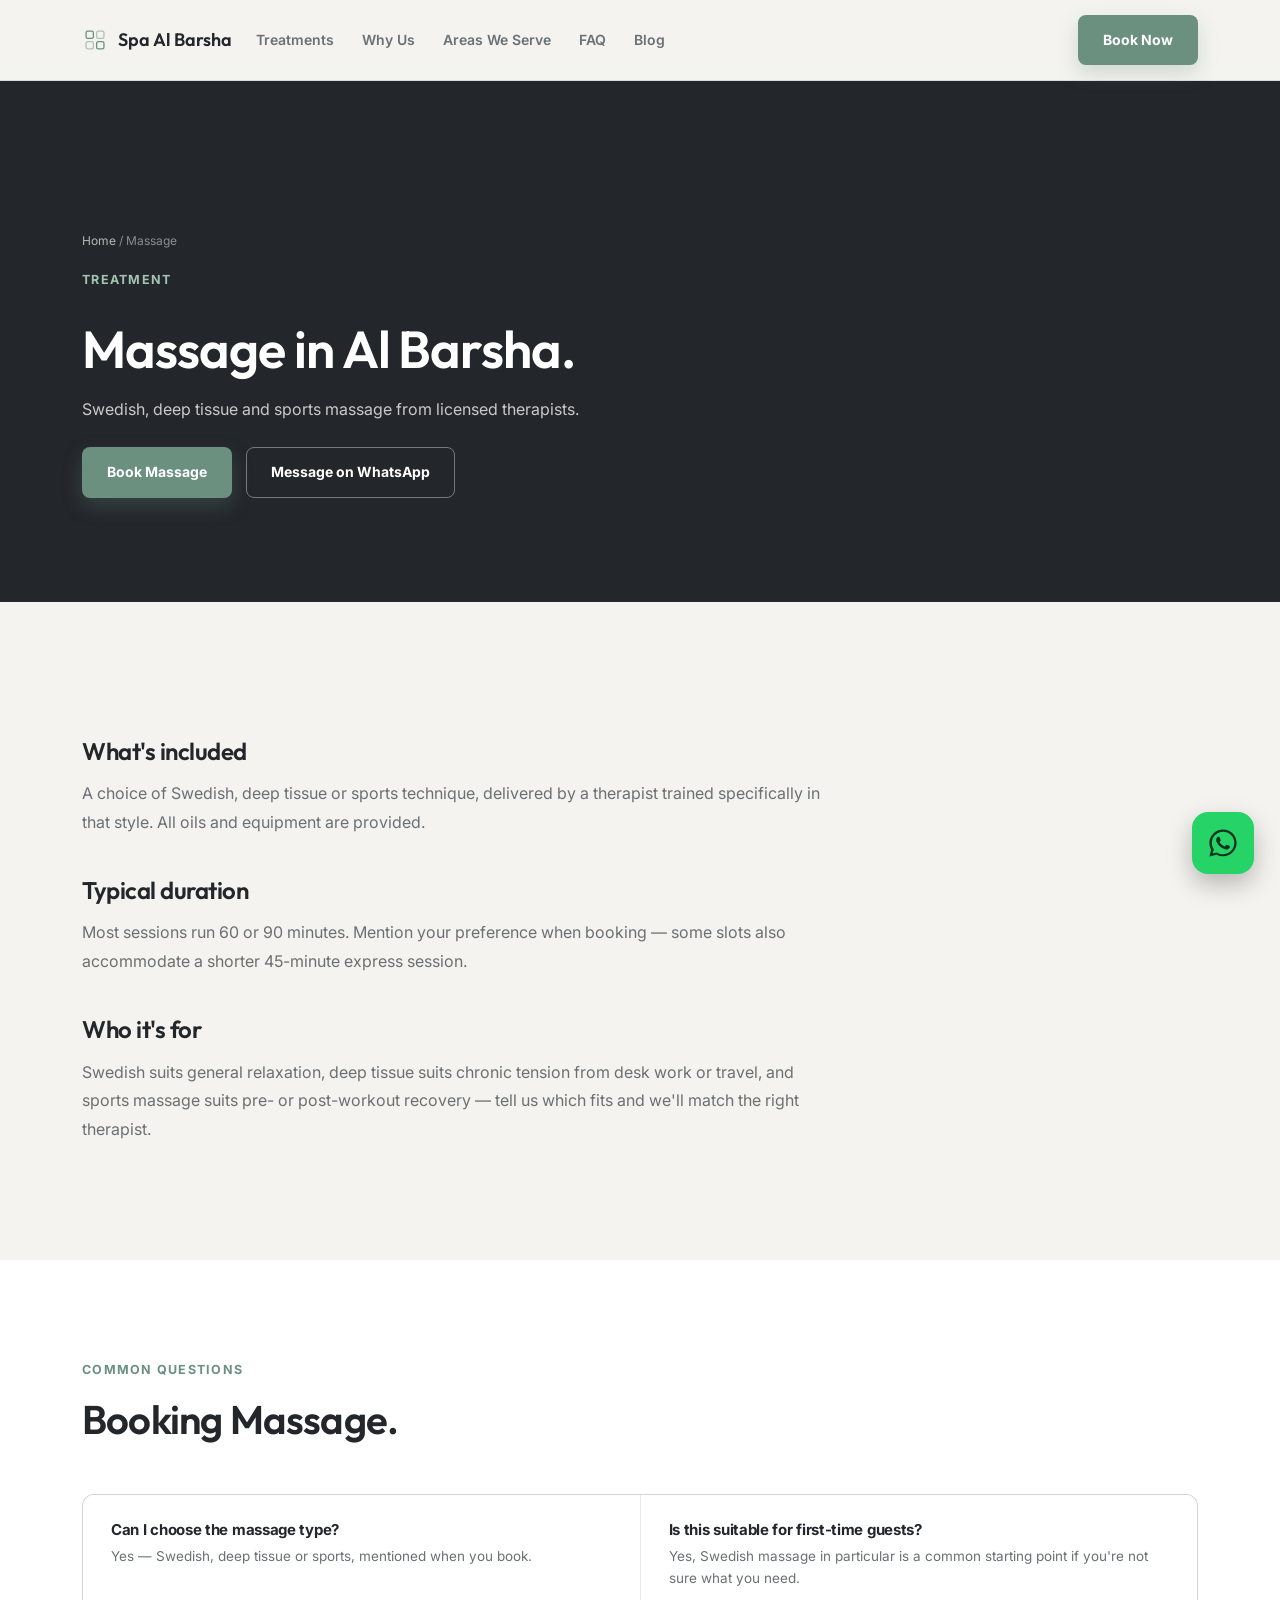
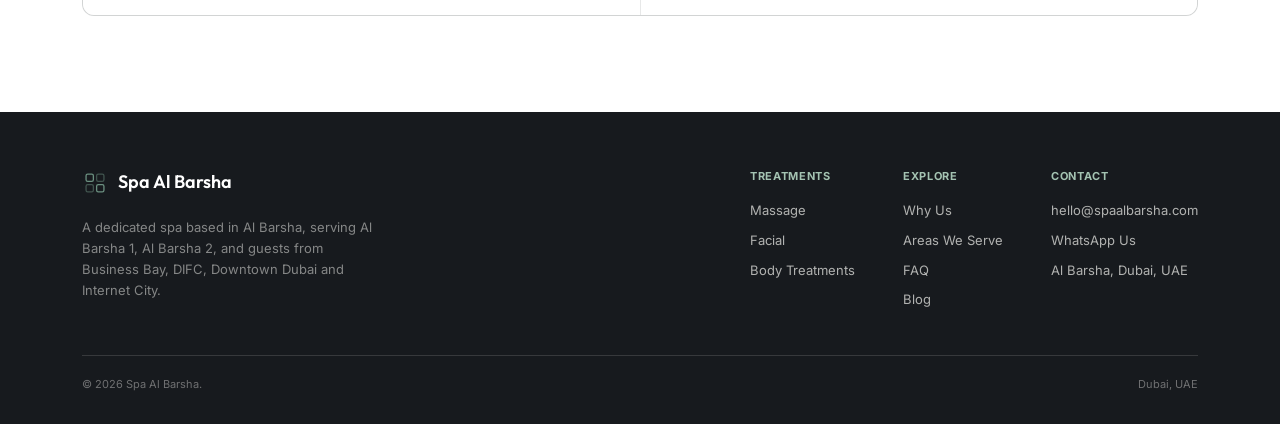
<file: massage-al-barsha.html>
<!DOCTYPE html>
<html lang="en">
<head>
<meta charset="UTF-8">
<meta name="viewport" content="width=device-width, initial-scale=1.0">
<title>Massage in Al Barsha, Dubai | Spa Al Barsha</title>
<meta name="description" content="Book massage at Spa Al Barsha. Licensed therapists, confirmed on WhatsApp.">
<meta name="robots" content="index, follow, max-image-preview:large, max-snippet:-1, max-video-preview:-1">
<link rel="canonical" href="https://www.spaalbarsha.com/massage-al-barsha.html">

<meta name="google-site-verification" content="REPLACE_WITH_YOUR_GSC_CODE">
<meta name="msvalidate.01" content="REPLACE_WITH_YOUR_BING_CODE">

<meta property="og:type" content="website">
<meta property="og:site_name" content="Spa Al Barsha">
<meta property="og:title" content="Massage in Al Barsha, Dubai | Spa Al Barsha">
<meta property="og:description" content="Book massage at Spa Al Barsha. Licensed therapists, confirmed on WhatsApp.">
<meta property="og:image" content="https://images.unsplash.com/photo-1758448721205-8465cebc26af?w=1200&q=80&auto=format&fit=crop">
<meta property="og:image:width" content="1200">
<meta property="og:image:height" content="800">
<meta property="og:url" content="https://www.spaalbarsha.com/massage-al-barsha.html">
<meta property="og:locale" content="en_AE">

<meta name="twitter:card" content="summary_large_image">
<meta name="twitter:title" content="Massage in Al Barsha, Dubai | Spa Al Barsha">
<meta name="twitter:description" content="Book massage at Spa Al Barsha. Licensed therapists, confirmed on WhatsApp.">
<meta name="twitter:image" content="https://images.unsplash.com/photo-1758448721205-8465cebc26af?w=1200&q=80&auto=format&fit=crop">

<link rel="preconnect" href="https://fonts.googleapis.com">
<link rel="preconnect" href="https://fonts.gstatic.com" crossorigin>
<link rel="preconnect" href="https://images.unsplash.com">
<link href="https://fonts.googleapis.com/css2?family=Outfit:wght@500;600;700&family=Inter:wght@400;500;600;700&display=swap" rel="stylesheet">

<script type="application/ld+json">
{
  "@context": "https://schema.org",
  "@type": "Service",
  "serviceType": "Massage",
  "name": "Massage in Al Barsha",
  "description": "Swedish, deep tissue and sports massage from licensed therapists.",
  "url": "https://www.spaalbarsha.com/massage-al-barsha.html",
  "provider": {
    "@type": "DaySpa",
    "name": "Spa Al Barsha",
    "description": "A spa based in Al Barsha, Dubai."
  },
  "areaServed": {"@type": "Place", "name": "Al Barsha, Dubai, UAE"}
}
</script>

<script type="application/ld+json">
{
  "@context": "https://schema.org",
  "@type": "FAQPage",
  "mainEntity": [
    {
      "@type": "Question",
      "name": "How do I book massage in Al Barsha?",
      "acceptedAnswer": {"@type": "Answer", "text": "Message us on WhatsApp or fill in the booking form on our homepage, selecting Massage — we'll confirm your slot directly."}
    },
    {
      "@type": "Question",
      "name": "How long does a massage session last?",
      "acceptedAnswer": {"@type": "Answer", "text": "Duration varies by treatment — see the details on this page. Mention your preference when you book."}
    }
  ]
}
</script>

<link rel="stylesheet" href="style.css">
</head>
<body>
<nav class="nav">
  <div class="nav-inner">
    <a href="index.html" class="brand">
      <svg class="brand-mark" viewBox="0 0 32 32" fill="none" xmlns="http://www.w3.org/2000/svg" aria-hidden="true">
        <rect x="5" y="5" width="9" height="9" rx="2" stroke="currentColor" stroke-width="1.6"/>
        <rect x="18" y="5" width="9" height="9" rx="2" stroke="currentColor" stroke-width="1.6" opacity="0.5"/>
        <rect x="5" y="18" width="9" height="9" rx="2" stroke="currentColor" stroke-width="1.6" opacity="0.5"/>
        <rect x="18" y="18" width="9" height="9" rx="2" stroke="currentColor" stroke-width="1.6"/>
      </svg>
      <span class="brand-word">Spa Al Barsha</span>
    </a>
    <div class="nav-links">
      <a href="index.html#treatments">Treatments</a>
      <a href="index.html#why">Why Us</a>
      <a href="index.html#areas">Areas We Serve</a>
      <a href="index.html#faq">FAQ</a>
      <a href="blog.html">Blog</a>
    </div>
    <div class="nav-cta">
      <a class="btn btn-primary" href="index.html#book">Book Now</a>
      <button class="nav-burger" aria-label="Menu" aria-expanded="false">
        <svg viewBox="0 0 24 24" fill="none" stroke="currentColor" stroke-width="2" stroke-linecap="round">
          <line x1="3" y1="6" x2="21" y2="6"></line>
          <line x1="3" y1="12" x2="21" y2="12"></line>
          <line x1="3" y1="18" x2="21" y2="18"></line>
        </svg>
      </button>
    </div>
  </div>
  <div class="mobile-links">
    <a href="index.html#treatments">Treatments</a>
    <a href="index.html#why">Why Us</a>
    <a href="index.html#areas">Areas We Serve</a>
    <a href="index.html#faq">FAQ</a>
    <a href="blog.html">Blog</a>
    <a href="index.html#book">Book Now</a>
  </div>
</nav>

<main id="main">
  <section class="page-hero">
    <div class="wrap">
      <div class="page-hero-crumb"><a href="index.html">Home</a> / Massage</div>
      <div class="eyebrow eyebrow-light">Treatment</div>
      <h1>Massage in Al Barsha.</h1>
      <p>Swedish, deep tissue and sports massage from licensed therapists.</p>
      <div class="hero-actions" style="margin-top:24px;">
        <a class="btn btn-primary" href="index.html#book">Book Massage</a>
        <a class="btn btn-ghost" href="https://wa.me/9715RRRRRRRR?text=Hi%2C%20I%27d%20like%20to%20book%20Massage%20at%20Spa%20Al%20Barsha" target="_blank" rel="noopener" style="border-color:rgba(244,243,239,0.4); color:var(--white);">Message on WhatsApp</a>
      </div>
    </div>
  </section>

  <section>
    <div class="wrap">
      <div class="prose">
        <h2>What's included</h2>
        <p>A choice of Swedish, deep tissue or sports technique, delivered by a therapist trained specifically in that style. All oils and equipment are provided.</p>
      </div>
      <div class="prose">
        <h2>Typical duration</h2>
        <p>Most sessions run 60 or 90 minutes. Mention your preference when booking — some slots also accommodate a shorter 45-minute express session.</p>
      </div>
      <div class="prose">
        <h2>Who it's for</h2>
        <p>Swedish suits general relaxation, deep tissue suits chronic tension from desk work or travel, and sports massage suits pre- or post-workout recovery — tell us which fits and we'll match the right therapist.</p>
      </div>
    </div>
  </section>

  <section class="faq">
    <div class="wrap">
      <div class="sec-head">
        <div class="eyebrow">Common Questions</div>
        <h2>Booking Massage.</h2>
      </div>
      <div class="faq-list">
        <div class="faq-item">
          <h3>Can I choose the massage type?</h3>
          <p>Yes — Swedish, deep tissue or sports, mentioned when you book.</p>
        </div>
        <div class="faq-item">
          <h3>Is this suitable for first-time guests?</h3>
          <p>Yes, Swedish massage in particular is a common starting point if you're not sure what you need.</p>
        </div>
      </div>
    </div>
  </section>

</main>

<footer>
  <div class="wrap">
    <div class="footer-top">
      <div class="footer-brand">
        <a href="index.html" class="brand">
          <svg class="brand-mark" viewBox="0 0 32 32" fill="none" xmlns="http://www.w3.org/2000/svg" aria-hidden="true">
            <rect x="5" y="5" width="9" height="9" rx="2" stroke="currentColor" stroke-width="1.6"/>
            <rect x="18" y="5" width="9" height="9" rx="2" stroke="currentColor" stroke-width="1.6" opacity="0.5"/>
            <rect x="5" y="18" width="9" height="9" rx="2" stroke="currentColor" stroke-width="1.6" opacity="0.5"/>
            <rect x="18" y="18" width="9" height="9" rx="2" stroke="currentColor" stroke-width="1.6"/>
          </svg>
          <span class="brand-word">Spa Al Barsha</span>
        </a>
        <p>A dedicated spa based in Al Barsha, serving Al Barsha 1, Al Barsha 2, and guests from Business Bay, DIFC, Downtown Dubai and Internet City.</p>
      </div>
      <div class="footer-cols">
        <div class="footer-col">
          <h4>Treatments</h4>
          <a href="massage-al-barsha.html">Massage</a>
          <a href="facial-al-barsha.html">Facial</a>
          <a href="body-treatments-al-barsha.html">Body Treatments</a>
        </div>
        <div class="footer-col">
          <h4>Explore</h4>
          <a href="index.html#why">Why Us</a>
          <a href="index.html#areas">Areas We Serve</a>
          <a href="index.html#faq">FAQ</a>
          <a href="blog.html">Blog</a>
        </div>
        <div class="footer-col">
          <h4>Contact</h4>
          <a href="mailto:hello@spaalbarsha.com">hello@spaalbarsha.com</a>
          <a href="https://wa.me/9715RRRRRRRR" target="_blank" rel="noopener">WhatsApp Us</a>
          <span>Al Barsha, Dubai, UAE</span>
        </div>
      </div>
    </div>
    <div class="footer-bottom">
      <span>© 2026 Spa Al Barsha.</span>
      <span>Dubai, UAE</span>
    </div>
  </div>
</footer>

<a href="https://wa.me/9715RRRRRRRR?text=Hi%2C%20I%27d%20like%20to%20book%20a%20treatment%20at%20Spa%20Al%20Barsha" class="whatsapp-float" target="_blank" rel="noopener" aria-label="Chat with Spa Al Barsha on WhatsApp">
  <svg viewBox="0 0 32 32" width="34" height="34" fill="currentColor" aria-hidden="true"><path d="M16.004 3.2c-7.06 0-12.8 5.74-12.8 12.8 0 2.258.594 4.4 1.63 6.246L3.2 28.8l6.73-1.766a12.73 12.73 0 0 0 6.074 1.546h.006c7.06 0 12.8-5.74 12.8-12.8s-5.74-12.58-12.806-12.58Zm0 23.36a10.5 10.5 0 0 1-5.35-1.464l-.384-.228-3.994 1.048 1.066-3.894-.25-.4a10.53 10.53 0 0 1-1.612-5.622c0-5.834 4.746-10.58 10.586-10.58 2.828 0 5.486 1.102 7.486 3.104a10.51 10.51 0 0 1 3.098 7.484c0 5.834-4.746 10.552-10.646 10.552Zm5.802-7.906c-.318-.16-1.882-.928-2.174-1.034-.292-.108-.504-.16-.716.16-.212.318-.822 1.034-1.008 1.246-.186.212-.372.238-.69.08-.318-.16-1.344-.496-2.56-1.578-.946-.844-1.586-1.886-1.772-2.204-.186-.318-.02-.49.14-.65.144-.144.318-.372.478-.558.16-.186.212-.318.318-.53.106-.212.052-.398-.026-.558-.08-.16-.716-1.726-.982-2.364-.258-.622-.522-.538-.716-.548l-.61-.01c-.212 0-.558.08-.85.398-.292.318-1.114 1.088-1.114 2.652s1.14 3.076 1.298 3.288c.16.212 2.244 3.428 5.436 4.806.76.328 1.352.524 1.814.67.762.242 1.456.208 2.004.126.612-.092 1.882-.77 2.148-1.512.266-.742.266-1.378.186-1.512-.078-.134-.29-.212-.608-.372Z"/></svg>
</a>

<script src="script.js"></script>
</body>
</html>
</file>
<file: style.css>
:root{
  --sage:#6B9080;
  --sage-soft:#A4C3B2;
  --charcoal:#23262B;
  --charcoal-2:#171A1E;
  --cream:#F4F3EF;
  --cream-2:#E9E7DF;
  --ink:#1C1F23;
  --stone:#6B7075;
  --white:#FFFFFF;
  --line:rgba(28,31,35,0.1);
  --line-on-dark:rgba(244,243,239,0.14);
  --display:'Outfit', sans-serif;
  --body:'Inter', sans-serif;
}

*{ margin:0; padding:0; box-sizing:border-box; }
html{ scroll-behavior:smooth; }
body{
  background:var(--cream);
  color:var(--ink);
  font-family:var(--body);
  line-height:1.6;
  -webkit-font-smoothing:antialiased;
  overflow-x:hidden;
}
img{ display:block; max-width:100%; }
a{ color:inherit; text-decoration:none; }
ul{ list-style:none; }
.wrap{ max-width:1180px; margin:0 auto; padding:0 32px; }

h1,h2,h3{ font-family:var(--display); font-weight:600; letter-spacing:-0.02em; line-height:1.15; }

.eyebrow{
  font-family:var(--body);
  font-size:12.5px;
  font-weight:700;
  letter-spacing:0.1em;
  text-transform:uppercase;
  color:var(--sage);
  margin-bottom:16px;
  display:inline-block;
}
.eyebrow-light{ color:var(--sage-soft); }

/* ===== NAV ===== */
.nav{
  position:sticky; top:0; z-index:100;
  background:rgba(244,243,239,0.92);
  backdrop-filter:blur(10px);
  -webkit-backdrop-filter:blur(10px);
  border-bottom:1px solid var(--line);
}
.nav-inner{
  max-width:1180px; margin:0 auto; padding:0 32px;
  display:flex; align-items:center; justify-content:space-between;
  height:80px; gap:24px;
}
.brand{ display:inline-flex; align-items:center; gap:10px; color:var(--charcoal); }
.brand-mark{ width:26px; height:26px; color:var(--sage); flex-shrink:0; }
.brand-word{ font-family:var(--display); font-weight:600; font-size:18px; color:var(--charcoal); white-space:nowrap; }
.footer-brand .brand{ color:var(--white); }
.footer-brand .brand-word{ color:var(--white); }

.nav-links{ display:flex; gap:28px; }
.nav-links a{ font-size:14px; font-weight:600; color:var(--stone); transition:color .2s ease; }
.nav-links a:hover{ color:var(--charcoal); }

.nav-cta{ display:flex; align-items:center; gap:14px; margin-left:auto; }
.nav-burger{
  display:none; width:38px; height:38px; background:transparent;
  border:1px solid var(--line); color:var(--charcoal);
  align-items:center; justify-content:center; cursor:pointer; flex-shrink:0;
}
.nav-burger svg{ width:18px; height:18px; }

.mobile-links{
  display:none; position:absolute; top:80px; left:0; right:0;
  background:var(--cream); border-bottom:1px solid var(--line);
  flex-direction:column; padding:8px 32px 20px;
}
.mobile-links.is-open{ display:flex; }
.mobile-links a{ font-size:14px; font-weight:600; color:var(--stone); padding:14px 0; border-bottom:1px solid var(--line); }
.mobile-links a:last-child{ border-bottom:none; }

.btn{
  font-family:var(--body); font-size:14px; font-weight:700;
  padding:13px 24px; border-radius:8px; display:inline-flex;
  align-items:center; gap:8px; white-space:nowrap; border:1.5px solid transparent;
  transition:transform .2s ease, background .2s ease, border-color .2s ease, box-shadow .2s ease;
}
.btn-primary{ background:var(--sage); color:var(--white); box-shadow:0 8px 20px rgba(107,144,128,0.28); }
.btn-primary:hover{ transform:translateY(-2px); background:#5c7d6e; box-shadow:0 12px 26px rgba(107,144,128,0.36); }
.btn-ghost{ border-color:var(--charcoal); color:var(--charcoal); }
.btn-ghost:hover{ background:var(--charcoal); color:var(--white); }
.btn-whatsapp{ background:#25D366; color:#123321; margin-top:8px; box-shadow:0 8px 20px rgba(37,211,102,0.28); }
.btn-whatsapp:hover{ transform:translateY(-2px); background:#2fe077; }

/* ===== HERO — split layout, image right ===== */
.hero{ padding:64px 0 0; }
.hero-inner{ max-width:1180px; margin:0 auto; padding:0 32px 56px; display:grid; grid-template-columns:1fr 0.85fr; gap:48px; align-items:center; }
.hero-copy{ display:flex; flex-direction:column; }
.hero h1{ font-size:clamp(36px,5vw,58px); color:var(--charcoal); margin-bottom:18px; }
.hero p{ font-size:16.5px; color:var(--stone); margin-bottom:30px; line-height:1.7; max-width:480px; }
.hero-actions{ display:flex; gap:14px; flex-wrap:wrap; margin-bottom:40px; }
.hero-trust{ display:flex; gap:36px; flex-wrap:wrap; }
.hero-trust-item{ display:flex; flex-direction:column; gap:4px; }
.hero-trust-item b{ font-family:var(--display); font-size:17px; color:var(--sage); font-weight:600; }
.hero-trust-item span{ font-size:11.5px; color:var(--stone); text-transform:uppercase; letter-spacing:0.04em; }
.hero-media{ border-radius:16px; overflow:hidden; }
.hero-media img{ width:100%; height:440px; object-fit:cover; }

/* ===== SECTIONS ===== */
section{ padding:96px 0; }
.sec-head{ max-width:580px; margin-bottom:52px; }
.sec-head h2{ font-size:clamp(28px,3.6vw,40px); color:var(--charcoal); }
.sec-head p{ color:var(--stone); margin-top:14px; font-size:15.5px; }

/* ===== HOW IT WORKS ===== */
.how{ background:var(--white); }
.how-grid{ display:grid; grid-template-columns:repeat(3,1fr); gap:28px; }
.how-card{ background:var(--cream); border-radius:12px; padding:30px 26px; }
.how-num{ font-family:var(--display); font-size:14px; font-weight:700; color:var(--sage); display:block; margin-bottom:16px; }
.how-card h3{ font-size:18px; margin-bottom:8px; color:var(--charcoal); }
.how-card p{ color:var(--stone); font-size:14px; line-height:1.6; }

/* ===== TREATMENTS ===== */
.treatments{ background:var(--charcoal); color:var(--white); }
.treatments .sec-head p{ color:rgba(244,243,239,0.65); }
.treatment-grid{ display:grid; grid-template-columns:repeat(3,1fr); gap:20px; }
.treatment-card{ display:block; background:var(--charcoal-2); border-radius:12px; padding:26px 22px; border:1px solid var(--line-on-dark); transition:transform .2s ease, box-shadow .2s ease; }
.treatment-card:hover{ transform:translateY(-4px); box-shadow:0 16px 32px rgba(0,0,0,0.3); }
.treatment-card h3{ font-size:17px; color:var(--sage-soft); margin-bottom:8px; }
.treatment-card p{ font-size:13px; color:rgba(244,243,239,0.6); line-height:1.55; margin-bottom:14px; }
.treatment-link{ font-size:12.5px; font-weight:700; color:var(--sage-soft); }
.treatment-link:hover{ color:var(--sage); }

/* ===== AREAS ===== */
.areas{ background:var(--cream); }
.areas-core-grid{ display:grid; grid-template-columns:1fr 1fr; gap:20px; margin-bottom:44px; }
.area-block{ background:var(--white); border:1px solid var(--line); border-radius:12px; padding:28px; }
.area-block-primary{ border-color:var(--sage); background:rgba(107,144,128,0.06); }
.area-tag{ display:inline-block; font-size:10.5px; font-weight:700; text-transform:uppercase; letter-spacing:0.06em; color:var(--sage); background:rgba(107,144,128,0.12); padding:4px 10px; border-radius:999px; margin-bottom:12px; }
.area-block h3{ font-size:19px; margin-bottom:8px; color:var(--charcoal); }
.area-block p{ font-size:14px; color:var(--stone); line-height:1.6; }

.areas-secondary{ border-top:1px solid var(--line); padding-top:36px; }
.areas-secondary-label{ font-size:12.5px; font-weight:700; text-transform:uppercase; letter-spacing:0.06em; color:var(--stone); margin-bottom:20px; }
.areas-secondary-grid{ display:grid; grid-template-columns:repeat(4,1fr); gap:16px; }
.area-block-light{ padding:16px 0; }
.area-block-light h4{ font-family:var(--display); font-size:14.5px; font-weight:600; color:var(--charcoal); margin-bottom:6px; }
.area-block-light p{ font-size:12.5px; color:var(--stone); line-height:1.5; }

/* ===== WHY ===== */
.why{ background:var(--charcoal-2); color:var(--white); }
.why-grid{ display:grid; grid-template-columns:0.9fr 1.1fr; gap:56px; align-items:start; }
.why h2{ color:var(--white); }
.why-list{ display:grid; grid-template-columns:1fr 1fr; gap:28px; }
.why-item h3{ font-size:16px; font-weight:700; font-family:var(--body); margin-bottom:8px; color:var(--sage-soft); }
.why-item p{ font-size:13.5px; color:rgba(244,243,239,0.65); line-height:1.6; }

/* ===== FAQ ===== */
.faq{ background:var(--white); }
.faq-list{ display:grid; grid-template-columns:1fr 1fr; gap:1px; background:var(--line); border:1px solid var(--line); border-radius:12px; overflow:hidden; }
.faq-item{ background:var(--white); padding:26px 28px; }
.faq-item h3{ font-family:var(--body); font-size:15px; font-weight:700; margin-bottom:8px; color:var(--charcoal); }
.faq-item p{ color:var(--stone); font-size:13.5px; line-height:1.6; }

/* ===== INNER PAGE HERO (Treatment pages) ===== */
.page-hero{ background:var(--charcoal); color:var(--white); padding:150px 0 64px; }
.page-hero .eyebrow-light{ color:var(--sage-soft); }
.page-hero h1{ font-size:clamp(32px,4.6vw,52px); color:var(--white); margin-top:14px; }
.page-hero p{ color:rgba(244,243,239,0.8); font-size:16px; max-width:600px; margin-top:16px; line-height:1.7; }
.page-hero-crumb{ font-size:12px; color:rgba(244,243,239,0.5); margin-bottom:16px; }
.page-hero-crumb a{ color:rgba(244,243,239,0.7); }
.page-hero-crumb a:hover{ color:var(--sage-soft); }

/* ===== PROSE CONTENT (Treatment pages) ===== */
.prose{ max-width:740px; }
.prose p{ color:var(--stone); font-size:16px; line-height:1.8; margin-bottom:20px; }
.prose h2{ font-size:24px; margin:40px 0 14px; color:var(--charcoal); font-family:var(--display); }
.prose ul{ margin:0 0 20px; }
.prose ul li{ font-size:15px; color:var(--stone); line-height:1.7; padding-left:22px; position:relative; margin-bottom:8px; }
.prose ul li::before{ content:""; position:absolute; left:0; top:9px; width:6px; height:6px; background:var(--sage); border-radius:50%; }

/* ===== BLOG GRID ===== */
.blog-grid{ display:grid; grid-template-columns:repeat(3,1fr); gap:24px; }
.blog-card{ display:block; background:var(--white); border:1px solid var(--line); border-radius:12px; padding:26px; transition:transform .2s ease, box-shadow .2s ease; }
.blog-card:hover{ transform:translateY(-4px); box-shadow:0 16px 32px rgba(28,31,35,0.08); }
.blog-card-tag{ font-size:11px; font-weight:700; text-transform:uppercase; letter-spacing:0.06em; color:var(--sage); margin-bottom:10px; display:block; }
.blog-card h3{ font-size:18px; color:var(--charcoal); margin-bottom:10px; }
.blog-card p{ font-size:13.5px; color:var(--stone); line-height:1.55; margin-bottom:14px; }
.blog-card-link{ font-size:12.5px; font-weight:700; color:var(--sage); }
.blog-card-link:hover{ color:#5c7d6e; }

@media (max-width: 900px){
  .blog-grid{ grid-template-columns:1fr; }
}

/* ===== MATCH FORM ===== */
.match{ background:var(--charcoal); color:var(--white); }
.match-grid{ display:grid; grid-template-columns:0.9fr 1.1fr; gap:56px; align-items:start; }
.match h2{ color:var(--white); font-size:clamp(28px,3.6vw,40px); }
.match-copy p{ color:rgba(244,243,239,0.7); font-size:15px; margin:14px 0 8px; max-width:400px; }

.match-form{
  background:var(--charcoal-2); border:1px solid var(--line-on-dark); border-radius:16px;
  padding:30px; display:flex; flex-direction:column; gap:16px;
}
.form-row{ display:flex; flex-direction:column; gap:8px; }
.form-row label{ font-size:11px; font-weight:700; text-transform:uppercase; letter-spacing:0.04em; color:rgba(244,243,239,0.55); }
.form-row input, .form-row select{
  background:var(--charcoal); border:1px solid var(--line-on-dark); color:var(--white);
  font-family:var(--body); font-size:14px; padding:11px 14px; border-radius:8px;
  outline:none; transition:border-color .2s ease;
}
.form-row input::placeholder{ color:rgba(244,243,239,0.35); }
.form-row input:focus, .form-row select:focus{ border-color:var(--sage); }
.form-row select{ cursor:pointer; }
.form-submit{ justify-content:center; border:none; cursor:pointer; margin-top:4px; }
.form-note{ font-size:12px; color:rgba(244,243,239,0.5); text-align:center; }

/* ===== WHATSAPP FLOAT ===== */
.whatsapp-float{
  position:fixed; right:26px; bottom:26px; z-index:200; width:62px; height:62px;
  border-radius:16px; background:#25D366; color:#123321;
  display:flex; align-items:center; justify-content:center;
  box-shadow:0 10px 24px rgba(0,0,0,0.25); transition:transform .2s ease, box-shadow .2s ease;
}
.whatsapp-float:hover{ transform:scale(1.06); box-shadow:0 14px 28px rgba(0,0,0,0.3); }

/* ===== FOOTER ===== */
footer{ background:var(--charcoal-2); color:rgba(244,243,239,0.7); padding:56px 0 30px; }
.footer-top{ display:flex; justify-content:space-between; align-items:flex-start; flex-wrap:wrap; gap:36px; padding-bottom:36px; border-bottom:1px solid var(--line-on-dark); }
.footer-brand p{ font-size:13px; max-width:300px; line-height:1.6; color:rgba(244,243,239,0.5); margin-top:14px; }
.footer-cols{ display:flex; gap:48px; flex-wrap:wrap; }
.footer-col h4{ font-size:11px; font-weight:700; text-transform:uppercase; letter-spacing:0.06em; color:var(--sage-soft); margin-bottom:14px; }
.footer-col a, .footer-col span{ display:block; font-size:13px; margin-bottom:9px; color:rgba(244,243,239,0.7); }
.footer-col a:hover{ color:var(--sage-soft); }
.footer-bottom{ display:flex; justify-content:space-between; padding-top:20px; font-size:11px; color:rgba(244,243,239,0.4); flex-wrap:wrap; gap:10px; }

/* ===== RESPONSIVE ===== */
@media (max-width: 900px){
  .nav-links{ display:none; }
  .nav-burger{ display:flex; }
  .hero-inner{ grid-template-columns:1fr; gap:32px; }
  .hero-media{ order:-1; }
  .hero-media img{ height:280px; }
  .how-grid{ grid-template-columns:1fr; }
  .treatment-grid{ grid-template-columns:1fr 1fr; }
  .areas-core-grid{ grid-template-columns:1fr; }
  .areas-secondary-grid{ grid-template-columns:1fr 1fr; }
  .why-grid{ grid-template-columns:1fr; gap:32px; }
  .why-list{ grid-template-columns:1fr; }
  .faq-list{ grid-template-columns:1fr; }
  .match-grid{ grid-template-columns:1fr; gap:32px; }
  .footer-top{ flex-direction:column; }
}

@media (max-width: 560px){
  section{ padding:64px 0; }
  .treatment-grid{ grid-template-columns:1fr; }
  .areas-secondary-grid{ grid-template-columns:1fr; }
  .match-form{ padding:22px; }
  .whatsapp-float{ right:16px; bottom:16px; width:54px; height:54px; }
}

@media (prefers-reduced-motion: reduce){
  html{ scroll-behavior:auto; }
}
</file>
